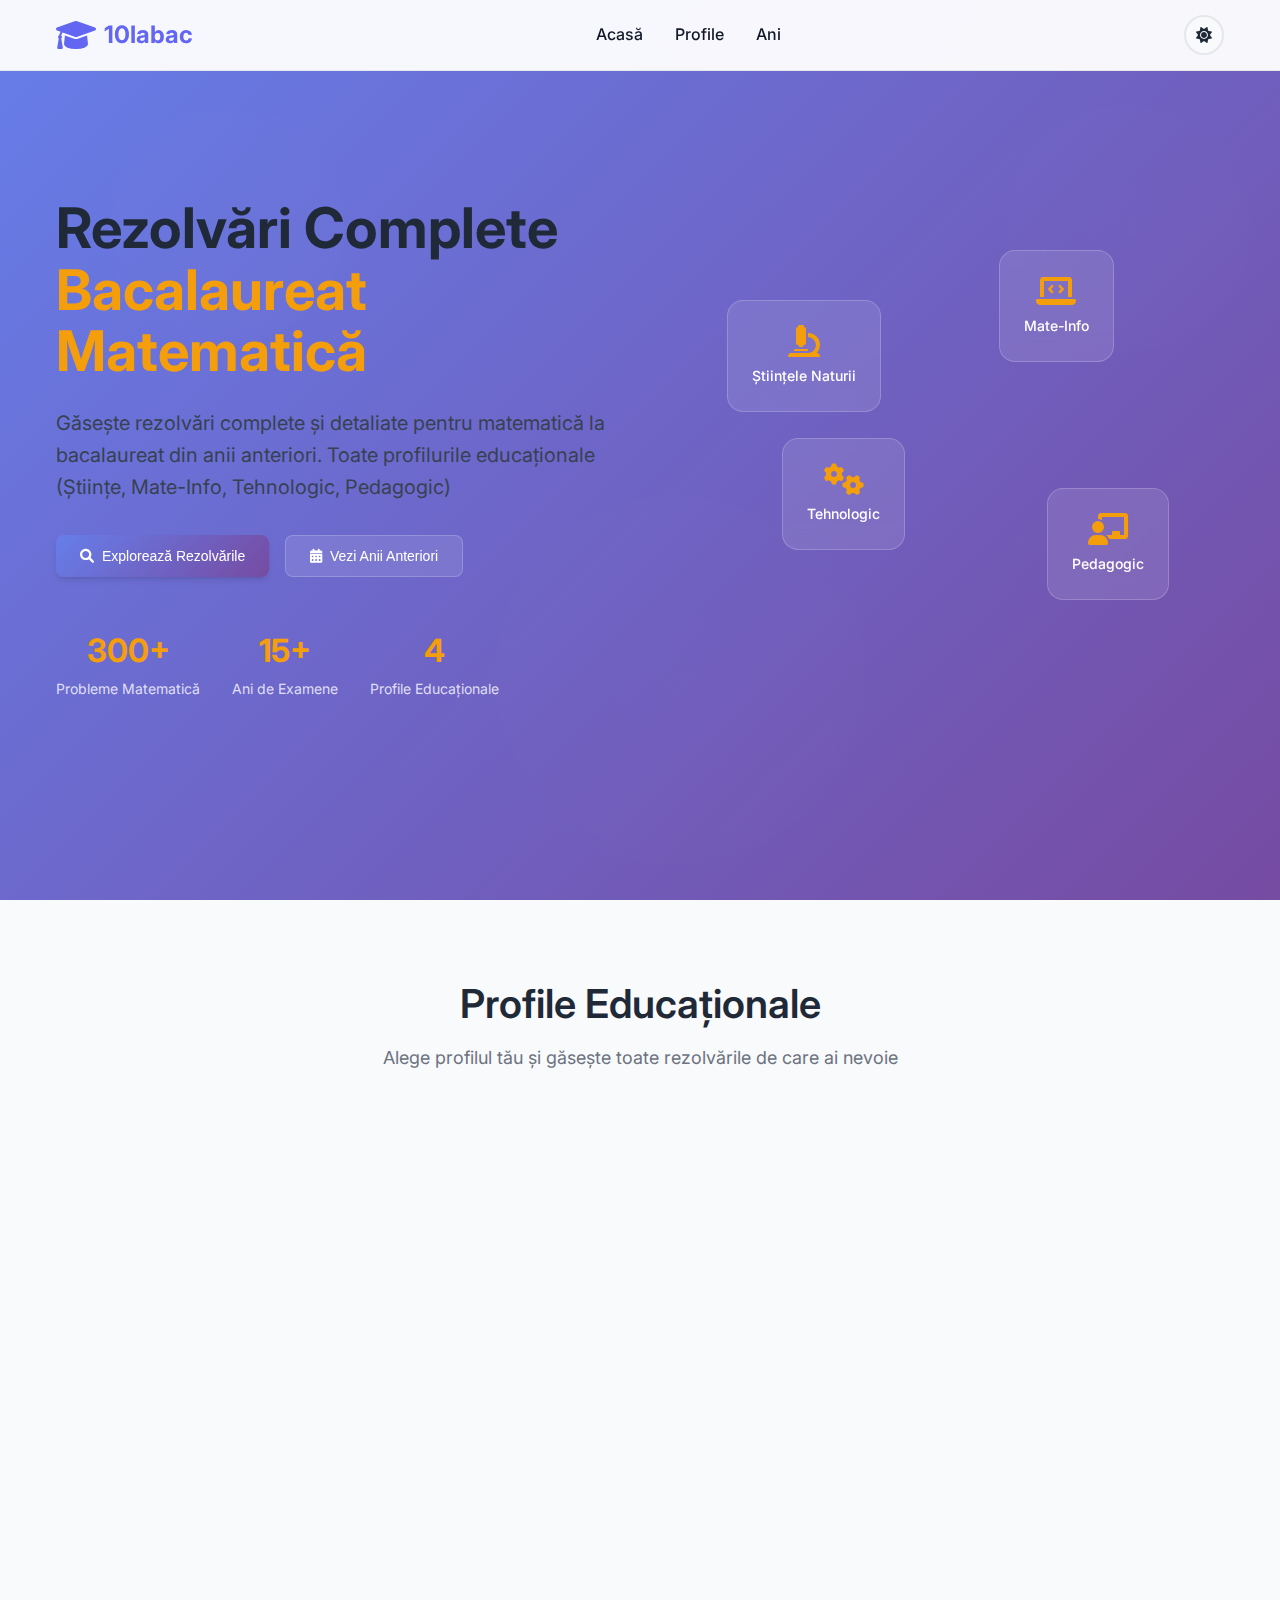
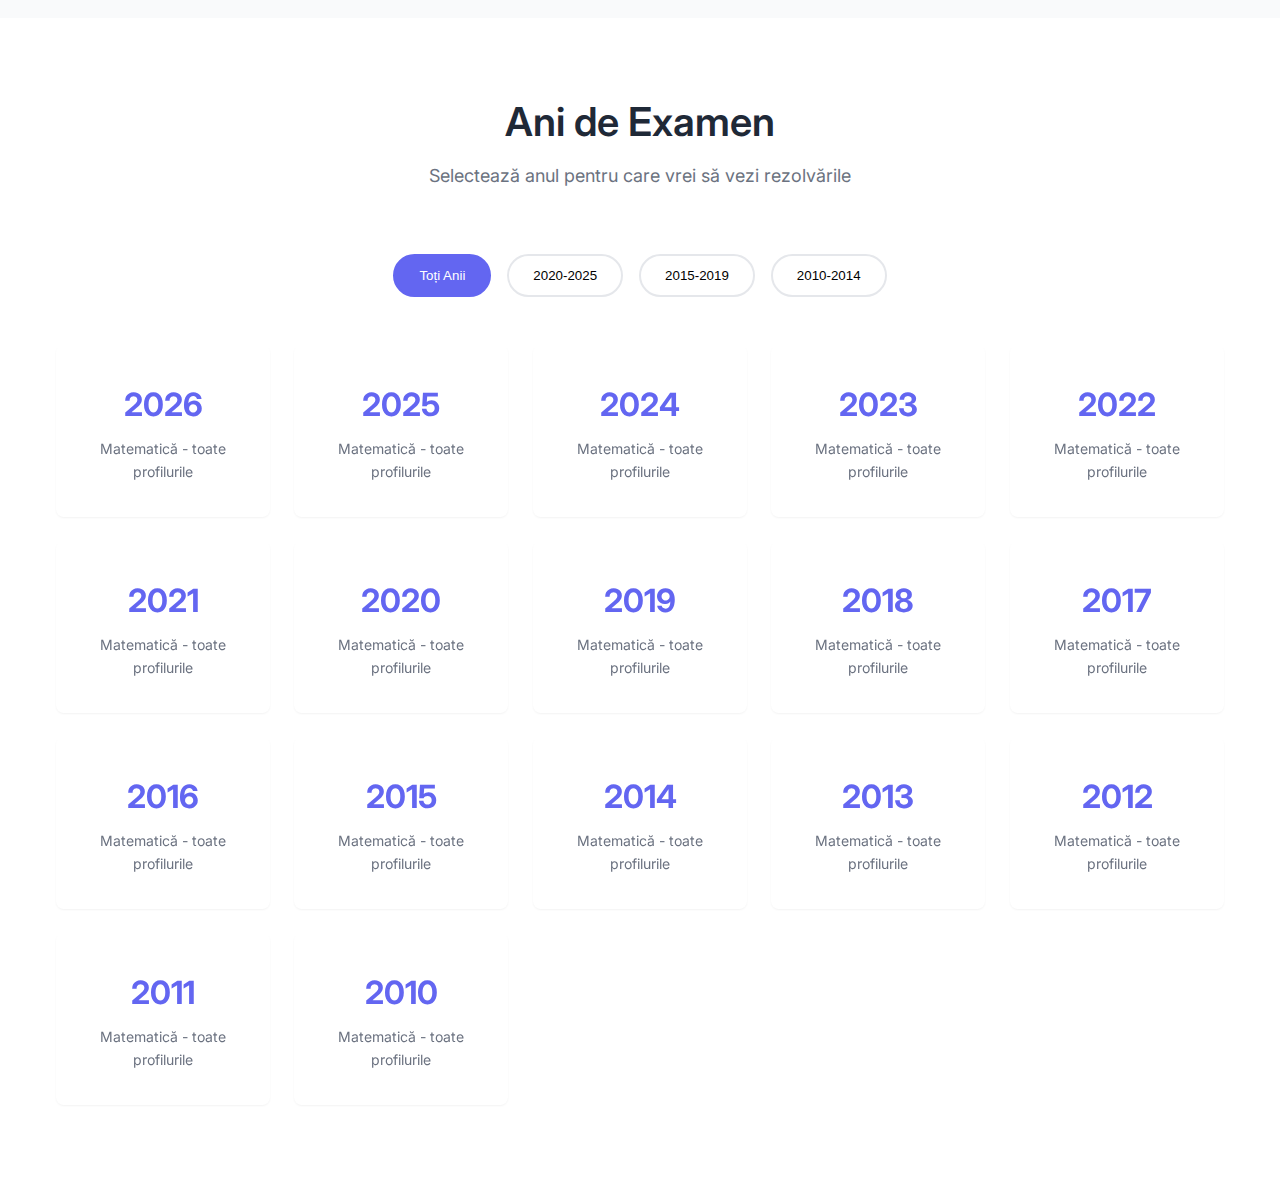
<file: index.html>
<!DOCTYPE html>
<html lang="ro">
<head>
    <meta charset="UTF-8">
    <meta name="viewport" content="width=device-width, initial-scale=1.0">
    <title>10labac - Rezolvări Bacalaureat Matematică</title>
    <link rel="stylesheet" href="styles.css">
    <link href="https://fonts.googleapis.com/css2?family=Inter:wght@300;400;500;600;700&display=swap" rel="stylesheet">
    <link href="https://cdnjs.cloudflare.com/ajax/libs/font-awesome/6.0.0/css/all.min.css" rel="stylesheet">
</head>
<body>
    <!-- Header -->
    <header class="header">
        <nav class="nav">
            <div class="nav-container">
                <div class="nav-logo">
                    <i class="fas fa-graduation-cap"></i>
                    <span>10labac</span>
                </div>
                <ul class="nav-menu">
                    <li><a href="#home" class="nav-link">Acasă</a></li>
                    <li><a href="#profiles" class="nav-link">Profile</a></li>
                    <li><a href="#years" class="nav-link">Ani</a></li>
                </ul>
                <div class="nav-actions">
                    <button class="theme-toggle" onclick="toggleTheme()" aria-label="Toggle dark mode">
                        <i class="fas fa-sun icon-sun"></i>
                        <i class="fas fa-moon icon-moon"></i>
                    </button>
                                            <div class="nav-toggle">
                            <span class="bar"></span>
                            <span class="bar"></span>
                            <span class="bar"></span>
                        </div>
                    </div>
            </div>
        </nav>
    </header>

    <!-- Hero Section -->
    <section id="home" class="hero">
        <div class="hero-container">
            <div class="hero-content">
                <h1 class="hero-title">
                    Rezolvări Complete
                    <span class="gradient-text">Bacalaureat Matematică</span>
                </h1>
                <p class="hero-description">
                    Găsește rezolvări complete și detaliate pentru matematică la bacalaureat din anii anteriori. 
                    Toate profilurile educaționale (Științe, Mate-Info, Tehnologic, Pedagogic) 
                </p>
                <div class="hero-buttons">
                    <button class="btn btn-primary" onclick="scrollToProfiles()">
                        <i class="fas fa-search"></i>
                        Explorează Rezolvările
                    </button>
                    <button class="btn btn-secondary" onclick="scrollToYears()">
                        <i class="fas fa-calendar-alt"></i>
                        Vezi Anii Anteriori
                    </button>
                </div>
                <div class="hero-stats">
                    <div class="stat">
                        <span class="stat-number">300+</span>
                        <span class="stat-label">Probleme Matematică</span>
                    </div>
                    <div class="stat">
                        <span class="stat-number">15+</span>
                        <span class="stat-label">Ani de Examene</span>
                    </div>
                    <div class="stat">
                        <span class="stat-number">4</span>
                        <span class="stat-label">Profile Educaționale</span>
                    </div>
                </div>
            </div>
            <div class="hero-visual">
                <div class="floating-card">
                    <i class="fas fa-microscope"></i>
                    <span>Științele Naturii</span>
                </div>
                <div class="floating-card">
                    <i class="fas fa-laptop-code"></i>
                    <span>Mate-Info</span>
                </div>
                <div class="floating-card">
                    <i class="fas fa-cogs"></i>
                    <span>Tehnologic</span>
                </div>
                <div class="floating-card">
                    <i class="fas fa-chalkboard-teacher"></i>
                    <span>Pedagogic</span>
                </div>
            </div>
        </div>
    </section>

    <!-- Profiles Section -->
    <section id="profiles" class="profiles">
        <div class="container">
            <div class="section-header">
                <h2 class="section-title">Profile Educaționale</h2>
                <p class="section-subtitle">Alege profilul tău și găsește toate rezolvările de care ai nevoie</p>
            </div>
            <div class="profiles-grid">
                <div class="profile-card" data-profile="stiinte-naturii">
                    <div class="profile-icon">
                        <i class="fas fa-microscope"></i>
                    </div>
                    <h3 class="profile-title">Științele Naturii</h3>
                    <p class="profile-description">Matematică pentru profilul real - științe</p>
                    <button class="btn btn-outline">
                        <i class="fas fa-arrow-right"></i>
                        Vezi Rezolvări
                    </button>
                </div>

                <div class="profile-card" data-profile="matematica-informatica">
                    <div class="profile-icon">
                        <i class="fas fa-laptop-code"></i>
                    </div>
                    <h3 class="profile-title">Matematică-Informatică</h3>
                    <p class="profile-description">Matematică intensivă pentru real</p>
                    <button class="btn btn-outline">
                        <i class="fas fa-arrow-right"></i>
                        Vezi Rezolvări
                    </button>
                </div>

                <div class="profile-card" data-profile="tehnologic">
                    <div class="profile-icon">
                        <i class="fas fa-cogs"></i>
                    </div>
                    <h3 class="profile-title">Tehnologic</h3>
                    <p class="profile-description">Matematică aplicată pentru tehnologie</p>
                    <button class="btn btn-outline">
                        <i class="fas fa-arrow-right"></i>
                        Vezi Rezolvări
                    </button>
                </div>

                <div class="profile-card" data-profile="pedagogic">
                    <div class="profile-icon">
                        <i class="fas fa-chalkboard-teacher"></i>
                    </div>
                    <h3 class="profile-title">Pedagogic</h3>
                    <p class="profile-description">Matematică pentru viitori profesori</p>
                    <button class="btn btn-outline">
                        <i class="fas fa-arrow-right"></i>
                        Vezi Rezolvări
                    </button>
                </div>
            </div>
        </div>
    </section>

    <!-- Years Section -->
    <section id="years" class="years">
        <div class="container">
            <div class="section-header">
                <h2 class="section-title">Ani de Examen</h2>
                <p class="section-subtitle">Selectează anul pentru care vrei să vezi rezolvările</p>
            </div>
            <div class="years-filter">
                <button class="filter-btn active" data-filter="all">Toți Anii</button>
                <button class="filter-btn" data-filter="recent">2020-2025</button>
                <button class="filter-btn" data-filter="older">2015-2019</button>
                <button class="filter-btn" data-filter="archive">2010-2014</button>
            </div>
            <div class="years-grid" id="years-grid">
                <!-- Years will be populated by JavaScript -->
            </div>
        </div>
    </section>

    <!-- Solutions Modal -->
    <div id="solutions-modal" class="modal">
        <div class="modal-content">
            <div class="modal-header">
                <h3 id="modal-title">Rezolvări</h3>
                <button class="modal-close" onclick="closeModal()">
                    <i class="fas fa-times"></i>
                </button>
            </div>
            <div class="modal-body" id="modal-body">
                <!-- Content will be populated by JavaScript -->
            </div>
        </div>
    </div>





    <script src="script.js"></script>
</body>
</html>
</file>
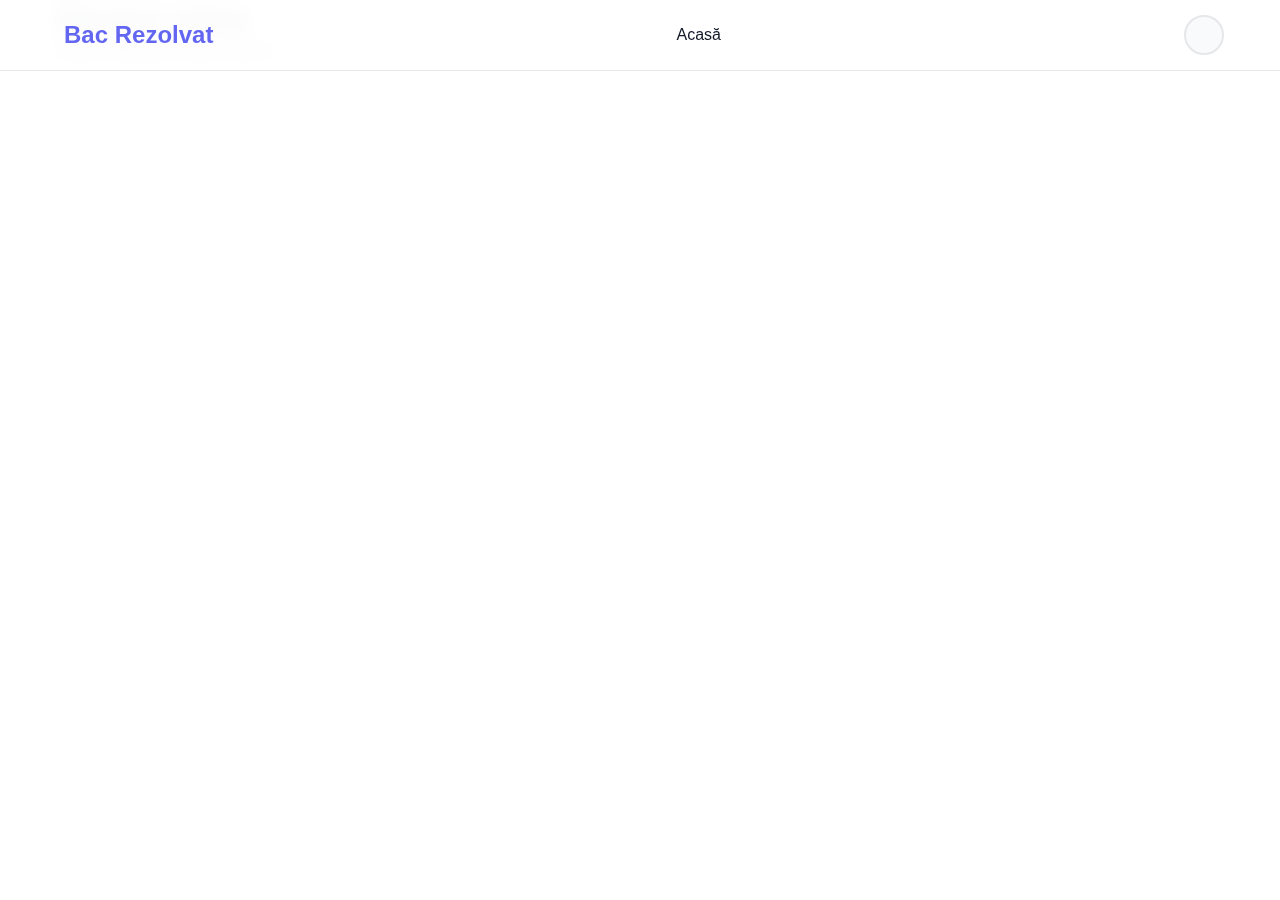
<file: about.html>
<!DOCTYPE html>
<html lang="ro">
<head>
    <meta charset="UTF-8">
    <meta name="viewport" content="width=device-width, initial-scale=1.0">
    <title>Despre mine</title>
    <link rel="stylesheet" href="styles.css">
</head>
<body>
    <header class="header">
        <nav class="nav">
            <div class="nav-container">
                <div class="nav-logo">
                    <i class="fas fa-graduation-cap"></i>
                    <span>Bac Rezolvat</span>
                </div>
                <ul class="nav-menu">
                    <li><a href="index.html" class="nav-link">Acasă</a></li>
                </ul>
                <div class="nav-actions">
                    <button class="theme-toggle" onclick="toggleTheme()" aria-label="Toggle dark mode">
                        <i class="fas fa-sun icon-sun"></i>
                        <i class="fas fa-moon icon-moon"></i>
                    </button>
                </div>
            </div>
        </nav>
    </header>

    <main class="container">
        <h1>Despre mine</h1>
        <p>Minzat Alexandru Mihai Minzat</p>
    </main>

    <script src="script.js"></script>
</body>
</html>
</file>
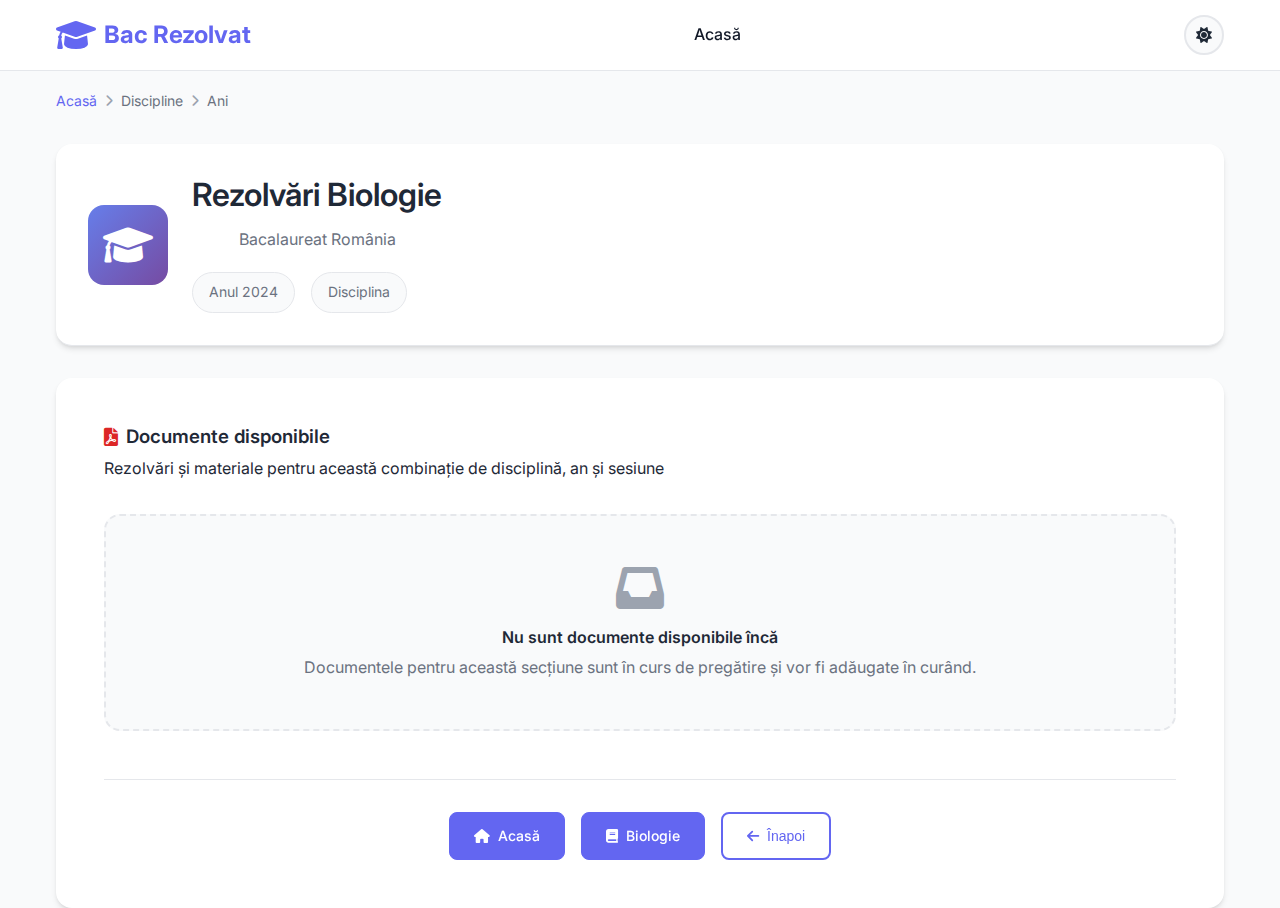
<file: biology-solutions.html>
<!DOCTYPE html>
<html lang="ro">
<head>
    <meta charset="UTF-8">
    <meta name="viewport" content="width=device-width, initial-scale=1.0">
    <title>Rezolvări Bacalaureat - Bac Rezolvat</title>
    <link rel="stylesheet" href="styles.css">
    <link href="https://fonts.googleapis.com/css2?family=Inter:wght@300;400;500;600;700&display=swap" rel="stylesheet">
    <link href="https://cdnjs.cloudflare.com/ajax/libs/font-awesome/6.0.0/css/all.min.css" rel="stylesheet">
    <script src="pdf-database.auto.js"></script>
    <script src="pdf-database.js"></script>
</head>
<body>
    <!-- Header -->
    <header class="header">
        <nav class="nav">
            <div class="nav-container">
                <div class="nav-logo">
                    <i class="fas fa-graduation-cap"></i>
                    <span>Bac Rezolvat</span>
                </div>
                <ul class="nav-menu">
                    <li><a href="index.html" class="nav-link">Acasă</a></li>
                </ul>
                <div class="nav-actions">
                    <button class="theme-toggle" onclick="toggleTheme()" aria-label="Toggle dark mode">
                        <i class="fas fa-sun icon-sun"></i>
                        <i class="fas fa-moon icon-moon"></i>
                    </button>
                                            <div class="nav-toggle">
                            <span class="bar"></span>
                            <span class="bar"></span>
                            <span class="bar"></span>
                        </div>
                    </div>
            </div>
        </nav>
    </header>

    <!-- Solutions Content -->
    <main class="solutions-page">
        <div class="container">
            <div class="breadcrumb">
                <a href="index.html">Acasă</a> 
                <i class="fas fa-chevron-right"></i>
                <span id="topic-breadcrumb">Discipline</span>
                <i class="fas fa-chevron-right"></i>
                <span id="year-breadcrumb">Ani</span>
            </div>

            <div class="solutions-header">
                <div class="header-content">
                    <div class="profile-info">
                        <div class="profile-icon-large" id="topic-icon">
                            <i class="fas fa-graduation-cap"></i>
                        </div>
                        <div class="profile-details">
                            <h1 id="topic-title">Rezolvări Biologie</h1>
                            <p id="topic-subtitle">Bacalaureat România</p>
                            <div class="profile-meta">
                                <span class="meta-tag" id="year-tag">Anul 2024</span>
                                <span class="meta-tag" id="topic-tag">Disciplina</span>
                            </div>
                        </div>
                    </div>
                </div>
            </div>

            <div class="solutions-content">
                <!-- Session Info Display -->
                <div class="session-info-display" id="session-info" style="display: none;">
                    <div class="session-badge">
                        <i class="fas fa-calendar-alt"></i>
                        <span id="session-name">Sesiunea I</span>
                    </div>
                </div>

                <!-- PDF Documents Section -->
                <div class="pdf-documents-section">
                    <div class="section-header">
                        <h3>
                            <i class="fas fa-file-pdf"></i>
                            Documente disponibile
                        </h3>
                        <p>Rezolvări și materiale pentru această combinație de disciplină, an și sesiune</p>
                    </div>

                    <div class="pdf-grid" id="pdf-grid">
                        <!-- PDF items will be populated here -->
                        <div class="no-pdfs-message">
                            <div class="no-pdfs-icon">
                                <i class="fas fa-inbox"></i>
                            </div>
                            <h4>Nu sunt documente disponibile încă</h4>
                            <p>Documentele pentru această secțiune sunt în curs de pregătire și vor fi adăugate în curând.</p>
                        </div>
                    </div>


                </div>

                <!-- Navigation Section -->
                <div class="navigation-section">
                    <div class="nav-buttons">
                        <a href="index.html" class="btn btn-secondary">
                            <i class="fas fa-home"></i>
                            Acasă
                        </a>
                        <a href="biology.html" class="btn btn-secondary">
                            <i class="fas fa-book"></i>
                            Biologie
                        </a>
                        <button class="btn btn-outline" onclick="history.back()">
                            <i class="fas fa-arrow-left"></i>
                            Înapoi
                        </button>
                    </div>
                </div>
            </div>
        </div>
    </main>



    <script>
        // Get URL parameters
        const urlParams = new URLSearchParams(window.location.search);
        const topic = urlParams.get('topic');
        const year = urlParams.get('year');
        const session = urlParams.get('session');
        const type = urlParams.get('type');

        // Topic data
        const topics = {
            'anatomie': {
                name: 'Anatomie',
                icon: 'fas fa-heart'
            }
        };

        // Session names
        const sessionNames = {
            'sesiunea1': 'Sesiunea I (Iunie)',
            'sesiunea2': 'Sesiunea a II-a (Septembrie)', 
            'simulare': 'Simulare Națională',
            'model': 'Model Oficial MEN'
        };

        // Import PDF database - this will be loaded from pdf-database.js

        // Generate unique key for current combination
        function generateKey() {
            let key = `biologie_${topic}_${year}`;
            if (session) key += `_${session}`;
            if (type) key += `_${type}`;
            return key;
        }

        // Update page content based on URL parameters
        function initializePage() {
            if (topic && year && topics[topic]) {
                const topicData = topics[topic];
                
                // Update breadcrumb
                document.getElementById('topic-breadcrumb').textContent = topicData.name;
                document.getElementById('year-breadcrumb').textContent = year;
                
                // Update header
                document.getElementById('topic-icon').innerHTML = `<i class="${topicData.icon}"></i>`;
                document.getElementById('topic-title').textContent = `${topicData.name} - Biologie`;
                
                let subtitle = `Rezolvări Bacalaureat ${year}`;
                if (session && sessionNames[session]) {
                    subtitle += ` - ${sessionNames[session]}`;
                    // Show session info
                    document.getElementById('session-info').style.display = 'block';
                    document.getElementById('session-name').textContent = sessionNames[session];
                } else if (type && sessionNames[type]) {
                    subtitle += ` - ${sessionNames[type]}`;
                    document.getElementById('session-info').style.display = 'block';
                    document.getElementById('session-name').textContent = sessionNames[type];
                }
                
                document.getElementById('topic-subtitle').textContent = subtitle;
                document.getElementById('year-tag').textContent = `Anul ${year}`;
                document.getElementById('topic-tag').textContent = topicData.name;
                
                // Update page title
                let pageTitle = `${topicData.name} ${year}`;
                if (session) pageTitle += ` ${sessionNames[session]}`;
                if (type) pageTitle += ` ${sessionNames[type]}`;
                pageTitle += ' - 10labac';
                document.title = pageTitle;

                // Load PDFs for this combination
                loadPDFs();
            }
        }

        // Load PDFs for current combination
        function loadPDFs() {
            // Use PDFManager if available, otherwise fallback to empty
            const pdfs = (typeof PDFManager !== 'undefined') ? 
                PDFManager.getPDFs(`biologie_${topic}`, year, session, type) : [];
            
            const pdfGrid = document.getElementById('pdf-grid');
            
            // Check if we have real PDFs (not placeholders) or no PDFs at all
            const realPdfs = pdfs.filter(pdf => !pdf.isPlaceholder);
            const placeholders = pdfs.filter(pdf => pdf.isPlaceholder);
            
            if (realPdfs.length === 0 && placeholders.length === 0) {
                // Show no PDFs message (already in HTML)
                return;
            }
            
            if (realPdfs.length === 0 && placeholders.length > 0) {
                // Show placeholder message
                pdfGrid.innerHTML = `
                    <div class="no-pdfs-message">
                        <div class="no-pdfs-icon">
                            <i class="fas fa-clock"></i>
                        </div>
                        <h4>Documentele sunt în pregătire</h4>
                        <p>Rezolvările pentru ${topics[topic].name} ${year} ${session ? sessionNames[session] : ''} sunt în curs de pregătire și vor fi disponibile în curând. Verificați din nou pentru actualizări!</p>
                    </div>
                `;
                return;
            }
            
            // Clear existing content and populate with actual PDFs
            pdfGrid.innerHTML = realPdfs.map(pdf => `
                <div class="pdf-item" data-pdf-id="${pdf.id}">
                    <div class="pdf-icon">
                        <i class="fas fa-file-pdf"></i>
                    </div>
                    <div class="pdf-info">
                        <h5>${pdf.title}</h5>
                        <p>${pdf.description}</p>
                        <div class="pdf-meta">
                            <span><i class="fas fa-calendar"></i> ${pdf.date}</span>
                            <span><i class="fas fa-file-download"></i> ${pdf.size}</span>
                        </div>
                    </div>
                    <div class="pdf-actions">
                        <a href="${pdf.url}" class="btn btn-primary" target="_blank">
                            <i class="fas fa-eye"></i>
                            Vezi
                        </a>
                        <a href="${pdf.url}" class="btn btn-outline" download>
                            <i class="fas fa-download"></i>
                            Descarcă
                        </a>
                    </div>
                </div>
            `).join('');
            
            // If there are placeholders along with real PDFs, show a notice
            if (placeholders.length > 0) {
                pdfGrid.innerHTML += `
                    <div class="placeholder-notice">
                        <div class="notice-content">
                            <i class="fas fa-info-circle"></i>
                            <span>Documentele suplimentare pentru această secțiune vor fi adăugate în curând.</span>
                        </div>
                    </div>
                `;
            }
        }

        // Dark Mode Functionality
        function toggleTheme() {
            const html = document.documentElement;
            const currentTheme = html.getAttribute('data-theme');
            const newTheme = currentTheme === 'dark' ? 'light' : 'dark';
            
            html.setAttribute('data-theme', newTheme);
            localStorage.setItem('theme', newTheme);
            
            // Add smooth transition for theme change
            html.style.transition = 'all 0.3s ease';
            setTimeout(() => {
                html.style.transition = '';
            }, 300);
        }

        // Initialize theme from localStorage or system preference
        function initializeTheme() {
            const savedTheme = localStorage.getItem('theme');
            const systemPrefersDark = window.matchMedia('(prefers-color-scheme: dark)').matches;
            
            let theme = 'light';
            
            if (savedTheme) {
                theme = savedTheme;
            } else if (systemPrefersDark) {
                theme = 'dark';
            }
            
            document.documentElement.setAttribute('data-theme', theme);
        }

        // Initialize page when DOM is loaded
        document.addEventListener('DOMContentLoaded', function() {
            initializeTheme();
            initializePage();
        });
    </script>
</body>
</html>
</file>
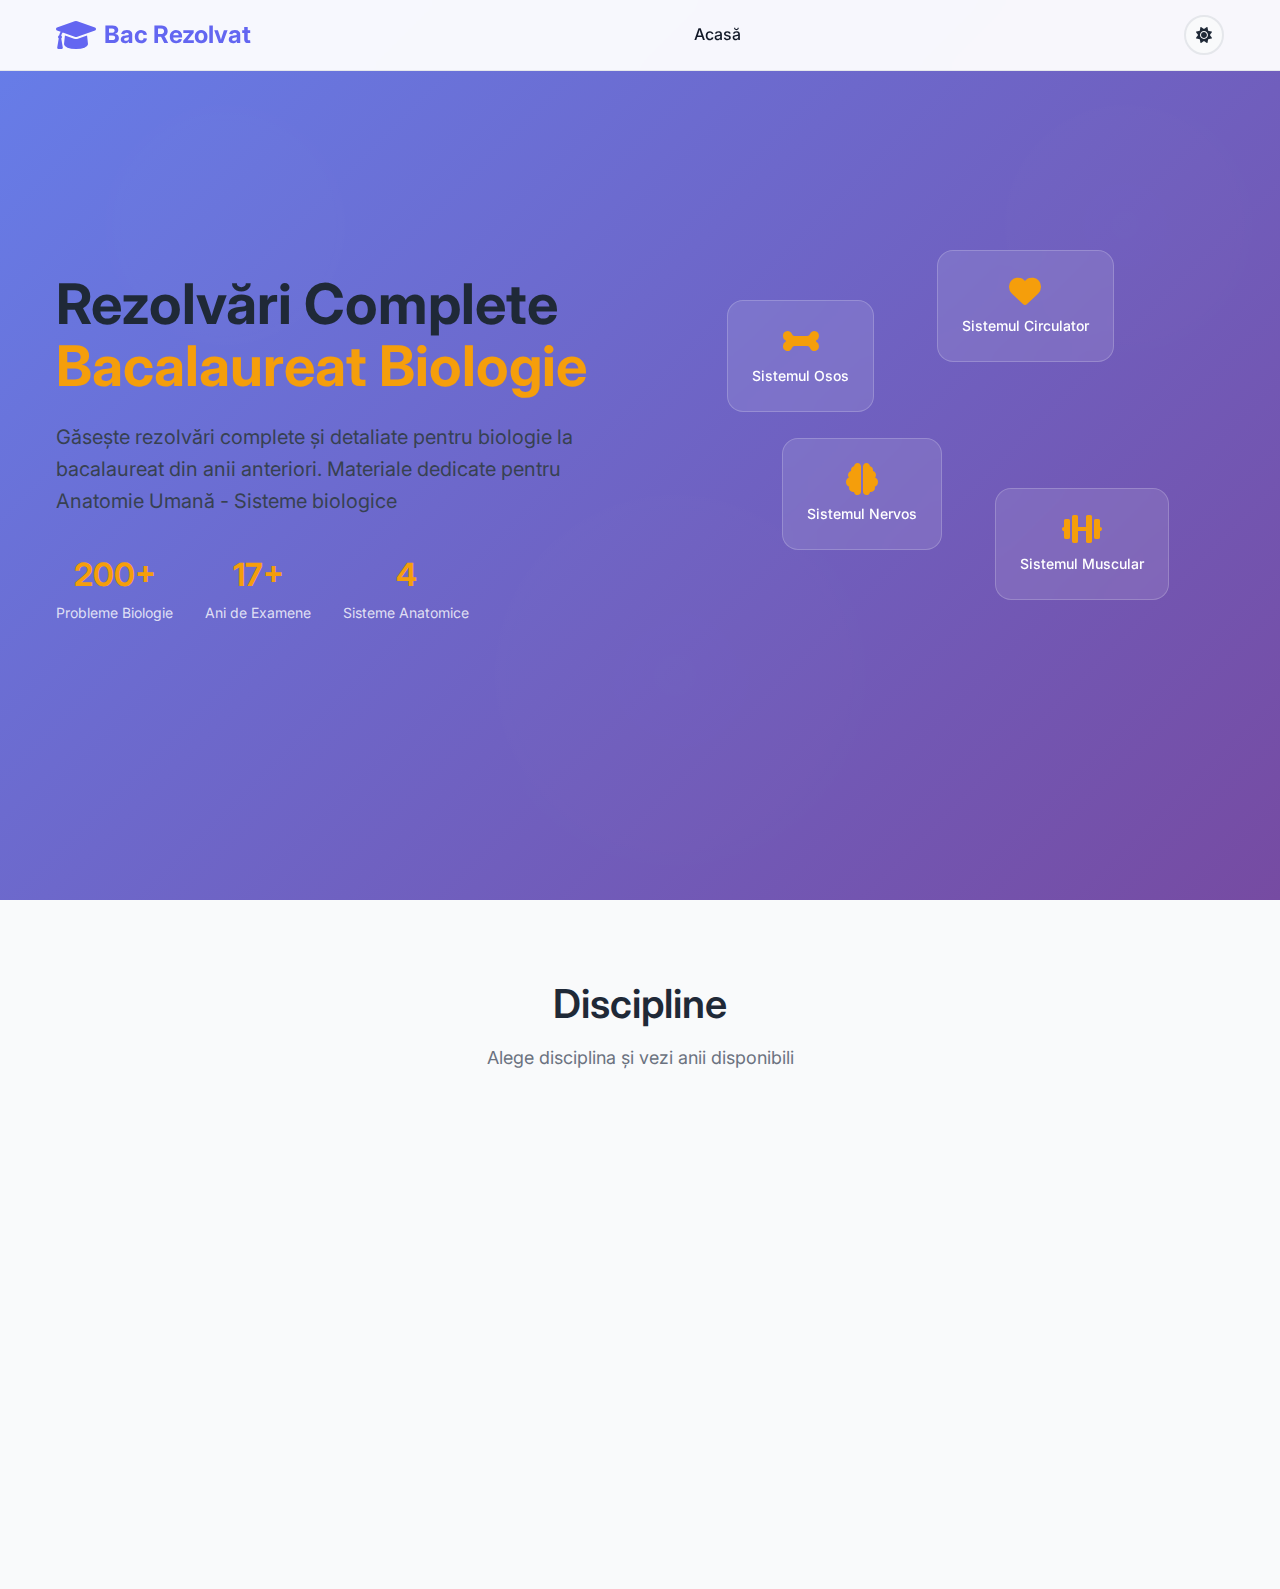
<file: biology.html>
<!DOCTYPE html>
<html lang="ro">
<head>
    <meta charset="UTF-8">
    <meta name="viewport" content="width=device-width, initial-scale=1.0">
    <title>Bac Rezolvat - Rezolvări Bacalaureat Biologie</title>
    <link rel="stylesheet" href="styles.css">
    <link href="https://fonts.googleapis.com/css2?family=Inter:wght@300;400;500;600;700&display=swap" rel="stylesheet">
    <link href="https://cdnjs.cloudflare.com/ajax/libs/font-awesome/6.0.0/css/all.min.css" rel="stylesheet">
</head>
<body class="page-bio">
    <!-- Header -->
    <header class="header">
        <nav class="nav">
            <div class="nav-container">
                <div class="nav-logo">
                    <i class="fas fa-graduation-cap"></i>
                    <span>Bac Rezolvat</span>
                </div>
                <ul class="nav-menu">
                    <li><a href="index.html" class="nav-link">Acasă</a></li>
                </ul>
                <div class="nav-actions">
                    <button class="theme-toggle" onclick="toggleTheme()" aria-label="Toggle dark mode">
                        <i class="fas fa-sun icon-sun"></i>
                        <i class="fas fa-moon icon-moon"></i>
                    </button>
                                            <div class="nav-toggle">
                            <span class="bar"></span>
                            <span class="bar"></span>
                            <span class="bar"></span>
                        </div>
                    </div>
            </div>
        </nav>
    </header>

    <!-- Hero Section -->
    <section id="home" class="hero">
        <div class="hero-container">
            <div class="hero-content">
                <h1 class="hero-title">
                    Rezolvări Complete
                    <span class="gradient-text">Bacalaureat Biologie</span>
                </h1>
                <p class="hero-description">
                    Găsește rezolvări complete și detaliate pentru biologie la bacalaureat din anii anteriori. 
                    Materiale dedicate pentru Anatomie Umană - Sisteme biologice
                </p>
                <!-- Hero buttons removed for a more compact layout -->
                <div class="hero-stats">
                    <div class="stat">
                        <span class="stat-number">200+</span>
                        <span class="stat-label">Probleme Biologie</span>
                    </div>
                    <div class="stat">
                        <span class="stat-number">17+</span>
                        <span class="stat-label">Ani de Examene</span>
                    </div>
                    <div class="stat">
                        <span class="stat-number">4</span>
                        <span class="stat-label">Sisteme Anatomice</span>
                    </div>
                </div>
            </div>
            <div class="hero-visual">
                <div class="floating-card">
                    <i class="fas fa-bone"></i>
                    <span>Sistemul Osos</span>
                </div>
                <div class="floating-card">
                    <i class="fas fa-heart"></i>
                    <span>Sistemul Circulator</span>
                </div>
                <div class="floating-card">
                    <i class="fas fa-brain"></i>
                    <span>Sistemul Nervos</span>
                </div>
                <div class="floating-card">
                    <i class="fas fa-dumbbell"></i>
                    <span>Sistemul Muscular</span>
                </div>
            </div>
        </div>
    </section>

    <!-- Topics Section -->
    <section id="topics" class="profiles">
        <div class="container">
            <div class="section-header">
                <h2 class="section-title">Discipline</h2>
                <p class="section-subtitle">Alege disciplina și vezi anii disponibili</p>
            </div>
            <div class="profiles-grid">
                <div class="profile-card">
                    <div class="profile-icon">
                        <i class="fas fa-heart"></i>
                    </div>
                    <h3 class="profile-title">Anatomie</h3>
                    <p class="profile-description">Rezolvări și materiale pentru Anatomie la bacalaureat</p>
                    <a class="btn btn-outline" href="years.html?subject=biology&topic=anatomie">
                        <i class="fas fa-arrow-right"></i>
                        Vezi Ani
                    </a>
                </div>
            </div>
        </div>
    </section>

    <!-- Years moved to dedicated years.html -->

    <!-- Solutions Modal -->
    <div id="solutions-modal" class="modal">
        <div class="modal-content">
            <div class="modal-header">
                <h3 id="modal-title">Rezolvări</h3>
                <button class="modal-close" onclick="closeModal()">
                    <i class="fas fa-times"></i>
                </button>
            </div>
            <div class="modal-body" id="modal-body">
                <!-- Content will be populated by JavaScript -->
            </div>
        </div>
    </div>

    <script src="biology-script.js"></script>
</body>
</html>
</file>
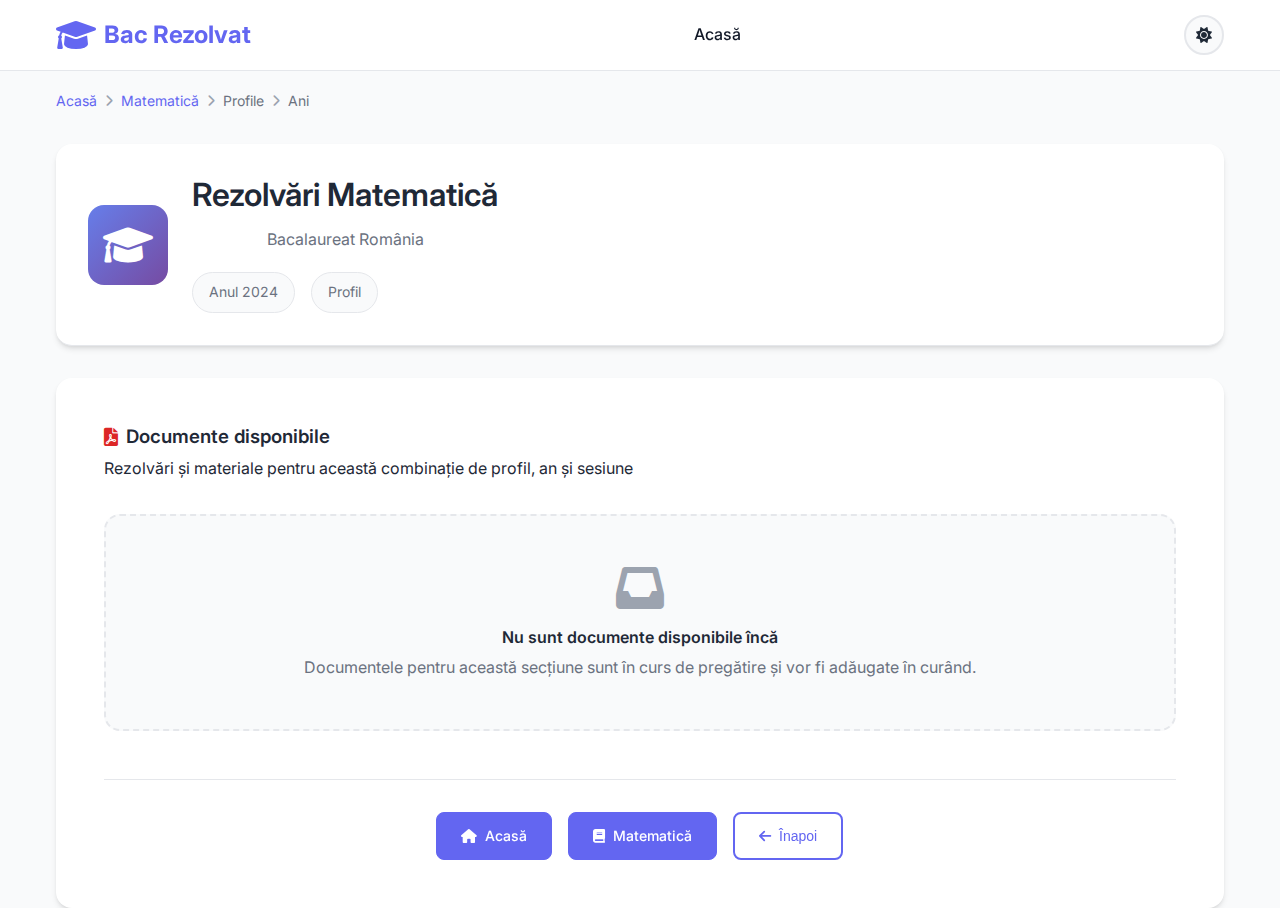
<file: math-solutions.html>
<!DOCTYPE html>
<html lang="ro">
<head>
    <meta charset="UTF-8">
    <meta name="viewport" content="width=device-width, initial-scale=1.0">
    <title>Rezolvări Bacalaureat Matematică - 10labac</title>
    <link rel="stylesheet" href="styles.css">
    <link href="https://fonts.googleapis.com/css2?family=Inter:wght@300;400;500;600;700&display=swap" rel="stylesheet">
    <link href="https://cdnjs.cloudflare.com/ajax/libs/font-awesome/6.0.0/css/all.min.css" rel="stylesheet">
    <script src="pdf-database.auto.js"></script>
    <script src="pdf-database.js"></script>
</head>
<body>
    <!-- Header -->
    <header class="header">
        <nav class="nav">
            <div class="nav-container">
                <div class="nav-logo">
                    <i class="fas fa-graduation-cap"></i>
                    <span>Bac Rezolvat</span>
                </div>
                <ul class="nav-menu">
                    <li><a href="index.html" class="nav-link">Acasă</a></li>
                </ul>
                <div class="nav-actions">
                    <button class="theme-toggle" onclick="toggleTheme()" aria-label="Toggle dark mode">
                        <i class="fas fa-sun icon-sun"></i>
                        <i class="fas fa-moon icon-moon"></i>
                    </button>
                                            <div class="nav-toggle">
                            <span class="bar"></span>
                            <span class="bar"></span>
                            <span class="bar"></span>
                        </div>
                    </div>
            </div>
        </nav>
    </header>

    <!-- Solutions Content -->
    <main class="solutions-page">
        <div class="container">
            <div class="breadcrumb">
                <a href="index.html">Acasă</a> 
                <i class="fas fa-chevron-right"></i>
                <a href="math.html">Matematică</a> 
                <i class="fas fa-chevron-right"></i>
                <span id="profile-breadcrumb">Profile</span>
                <i class="fas fa-chevron-right"></i>
                <span id="year-breadcrumb">Ani</span>
            </div>

            <div class="solutions-header">
                <div class="header-content">
                    <div class="profile-info">
                        <div class="profile-icon-large" id="profile-icon">
                            <i class="fas fa-graduation-cap"></i>
                        </div>
                        <div class="profile-details">
                            <h1 id="profile-title">Rezolvări Matematică</h1>
                            <p id="profile-subtitle">Bacalaureat România</p>
                            <div class="profile-meta">
                                <span class="meta-tag" id="year-tag">Anul 2024</span>
                                <span class="meta-tag" id="profile-tag">Profil</span>
                            </div>
                        </div>
                    </div>
                </div>
            </div>

            <div class="solutions-content">
                <!-- Session Info Display -->
                <div class="session-info-display" id="session-info" style="display: none;">
                    <div class="session-badge">
                        <i class="fas fa-calendar-alt"></i>
                        <span id="session-name">Sesiunea I</span>
                    </div>
                </div>

                <!-- PDF Documents Section -->
                <div class="pdf-documents-section">
                    <div class="section-header">
                        <h3>
                            <i class="fas fa-file-pdf"></i>
                            Documente disponibile
                        </h3>
                        <p>Rezolvări și materiale pentru această combinație de profil, an și sesiune</p>
                    </div>

                    <div class="pdf-grid" id="pdf-grid">
                        <!-- PDF items will be populated here -->
                        <div class="no-pdfs-message">
                            <div class="no-pdfs-icon">
                                <i class="fas fa-inbox"></i>
                            </div>
                            <h4>Nu sunt documente disponibile încă</h4>
                            <p>Documentele pentru această secțiune sunt în curs de pregătire și vor fi adăugate în curând.</p>
                        </div>
                    </div>


                </div>

                <!-- Navigation Section -->
                <div class="navigation-section">
                    <div class="nav-buttons">
                        <a href="index.html" class="btn btn-secondary">
                            <i class="fas fa-home"></i>
                            Acasă
                        </a>
                        <a href="math.html" class="btn btn-secondary">
                            <i class="fas fa-book"></i>
                            Matematică
                        </a>
                        <button class="btn btn-outline" onclick="history.back()">
                            <i class="fas fa-arrow-left"></i>
                            Înapoi
                        </button>
                    </div>
                </div>
            </div>
        </div>
    </main>



    <script>
        // Get URL parameters
        const urlParams = new URLSearchParams(window.location.search);
        const profile = urlParams.get('profile');
        const year = urlParams.get('year');
        const session = urlParams.get('session');
        const type = urlParams.get('type');

        // Profile data
        const profiles = {
            'stiinte-naturii': {
                name: 'Științele Naturii',
                icon: 'fas fa-microscope'
            },
            'matematica-informatica': {
                name: 'Matematică-Informatică',
                icon: 'fas fa-laptop-code'
            },
            'tehnologic': {
                name: 'Tehnologic',
                icon: 'fas fa-cogs'
            },
            'pedagogic': {
                name: 'Pedagogic',
                icon: 'fas fa-chalkboard-teacher'
            }
        };

        // Session names
        const sessionNames = {
            'sesiunea1': 'Sesiunea I (Iunie)',
            'sesiunea2': 'Sesiunea a II-a (Septembrie)',
            'speciala': 'Sesiunea Specială',
            'simulare': 'Simulare Națională',
            'model': 'Model Oficial MEN'
        };

        // Import PDF database - this will be loaded from pdf-database.js

        // Generate unique key for current combination
        function generateKey() {
            let key = `${profile}_${year}`;
            if (session) key += `_${session}`;
            if (type) key += `_${type}`;
            return key;
        }

        // Update page content based on URL parameters
        function initializePage() {
            if (profile && year && profiles[profile]) {
                const profileData = profiles[profile];
                
                // Update breadcrumb
                document.getElementById('profile-breadcrumb').textContent = profileData.name;
                document.getElementById('year-breadcrumb').textContent = year;
                
                // Update header
                document.getElementById('profile-icon').innerHTML = `<i class="${profileData.icon}"></i>`;
                document.getElementById('profile-title').textContent = `${profileData.name} - Matematică`;
                
                let subtitle = `Rezolvări Bacalaureat ${year}`;
                if (session && sessionNames[session]) {
                    subtitle += ` - ${sessionNames[session]}`;
                    // Show session info
                    document.getElementById('session-info').style.display = 'block';
                    document.getElementById('session-name').textContent = sessionNames[session];
                } else if (type && sessionNames[type]) {
                    subtitle += ` - ${sessionNames[type]}`;
                    document.getElementById('session-info').style.display = 'block';
                    document.getElementById('session-name').textContent = sessionNames[type];
                }
                
                document.getElementById('profile-subtitle').textContent = subtitle;
                document.getElementById('year-tag').textContent = `Anul ${year}`;
                document.getElementById('profile-tag').textContent = profileData.name;
                
                // Update page title
                let pageTitle = `${profileData.name} ${year}`;
                if (session) pageTitle += ` ${sessionNames[session]}`;
                if (type) pageTitle += ` ${sessionNames[type]}`;
                pageTitle += ' - 10labac';
                document.title = pageTitle;

                // Load PDFs for this combination
                loadPDFs();
            }
        }

        // Load PDFs for current combination
        function loadPDFs() {
            // Use PDFManager if available, otherwise fallback to empty
            const pdfs = (typeof PDFManager !== 'undefined') ? 
                PDFManager.getPDFs(profile, year, session, type) : [];
            
            const pdfGrid = document.getElementById('pdf-grid');
            
            // Check if we have real PDFs (not placeholders) or no PDFs at all
            const realPdfs = pdfs.filter(pdf => !pdf.isPlaceholder);
            const placeholders = pdfs.filter(pdf => pdf.isPlaceholder);
            
            if (realPdfs.length === 0 && placeholders.length === 0) {
                // Show no PDFs message (already in HTML)
                return;
            }
            
            if (realPdfs.length === 0 && placeholders.length > 0) {
                // Show placeholder message
                pdfGrid.innerHTML = `
                    <div class="no-pdfs-message">
                        <div class="no-pdfs-icon">
                            <i class="fas fa-clock"></i>
                        </div>
                        <h4>Documentele sunt în pregătire</h4>
                        <p>Rezolvările pentru ${profiles[profile].name} ${year} ${session ? sessionNames[session] : ''} sunt în curs de pregătire și vor fi disponibile în curând. Verificați din nou pentru actualizări!</p>
                    </div>
                `;
                return;
            }
            
            // Clear existing content and populate with actual PDFs
            pdfGrid.innerHTML = realPdfs.map(pdf => `
                <div class="pdf-item" data-pdf-id="${pdf.id}">
                    <div class="pdf-icon">
                        <i class="fas fa-file-pdf"></i>
                    </div>
                    <div class="pdf-info">
                        <h5>${pdf.title}</h5>
                        <p>${pdf.description}</p>
                        <div class="pdf-meta">
                            <span><i class="fas fa-calendar"></i> ${pdf.date}</span>
                            <span><i class="fas fa-file-download"></i> ${pdf.size}</span>
                        </div>
                    </div>
                    <div class="pdf-actions">
                        <a href="${pdf.url}" class="btn btn-primary" target="_blank">
                            <i class="fas fa-eye"></i>
                            Vezi
                        </a>
                        <a href="${pdf.url}" class="btn btn-outline" download>
                            <i class="fas fa-download"></i>
                            Descarcă
                        </a>
                    </div>
                </div>
            `).join('');
            
            // If there are placeholders along with real PDFs, show a notice
            if (placeholders.length > 0) {
                pdfGrid.innerHTML += `
                    <div class="placeholder-notice">
                        <div class="notice-content">
                            <i class="fas fa-info-circle"></i>
                            <span>Documentele suplimentare pentru această secțiune vor fi adăugate în curând.</span>
                        </div>
                    </div>
                `;
            }
        }

        // Dark Mode Functionality
        function toggleTheme() {
            const html = document.documentElement;
            const currentTheme = html.getAttribute('data-theme');
            const newTheme = currentTheme === 'dark' ? 'light' : 'dark';
            
            html.setAttribute('data-theme', newTheme);
            localStorage.setItem('theme', newTheme);
            
            // Add smooth transition for theme change
            html.style.transition = 'all 0.3s ease';
            setTimeout(() => {
                html.style.transition = '';
            }, 300);
        }

        // Initialize theme from localStorage or system preference
        function initializeTheme() {
            const savedTheme = localStorage.getItem('theme');
            const systemPrefersDark = window.matchMedia('(prefers-color-scheme: dark)').matches;
            
            let theme = 'light';
            
            if (savedTheme) {
                theme = savedTheme;
            } else if (systemPrefersDark) {
                theme = 'dark';
            }
            
            document.documentElement.setAttribute('data-theme', theme);
        }

        // Initialize page when DOM is loaded
        document.addEventListener('DOMContentLoaded', function() {
            initializeTheme();
            initializePage();
        });

        // No global functions needed anymore
    </script>
</body>
</html>
</file>
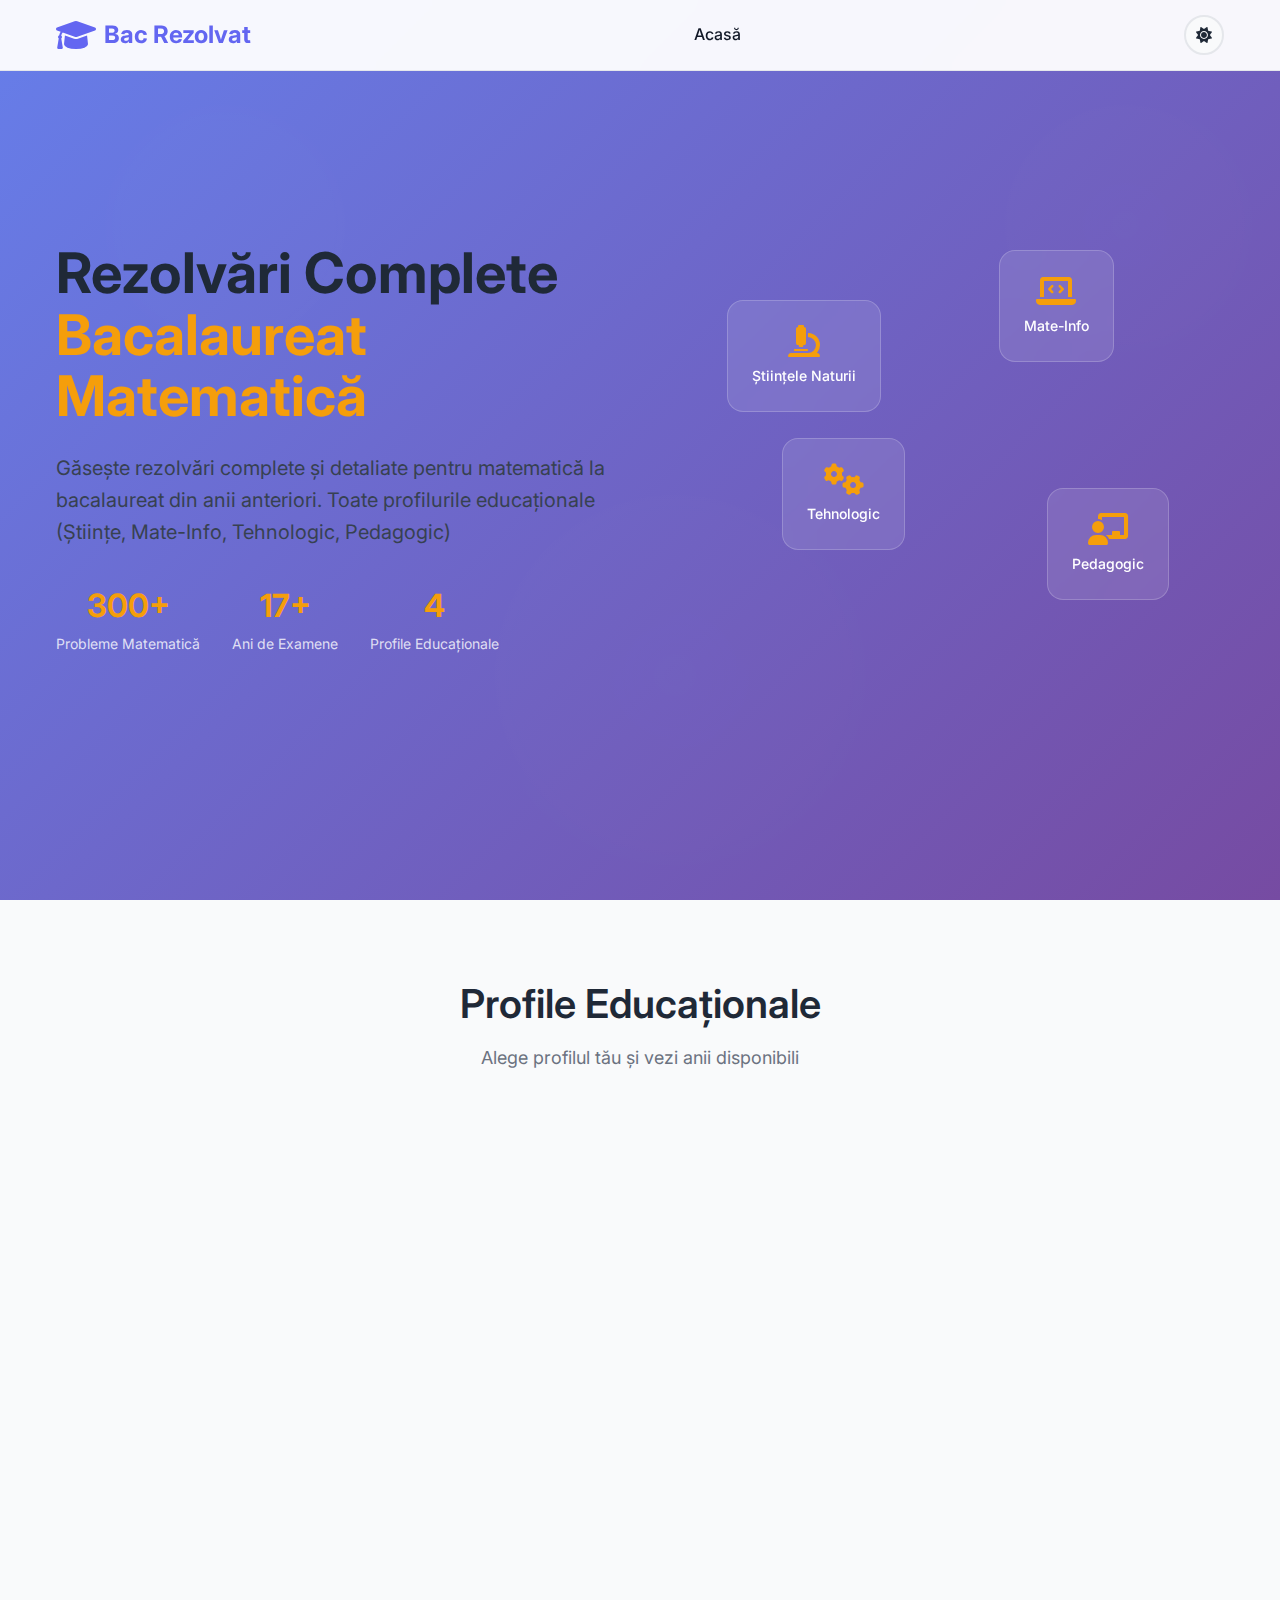
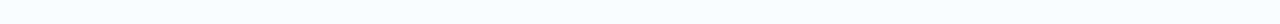
<file: math.html>
<!DOCTYPE html>
<html lang="ro">
<head>
    <meta charset="UTF-8">
    <meta name="viewport" content="width=device-width, initial-scale=1.0">
    <title>Bac Rezolvat - Rezolvări Bacalaureat Matematică</title>
    <link rel="stylesheet" href="styles.css">
    <link href="https://fonts.googleapis.com/css2?family=Inter:wght@300;400;500;600;700&display=swap" rel="stylesheet">
    <link href="https://cdnjs.cloudflare.com/ajax/libs/font-awesome/6.0.0/css/all.min.css" rel="stylesheet">
</head>
<body class="page-math">
    <!-- Header -->
    <header class="header">
        <nav class="nav">
            <div class="nav-container">
                <div class="nav-logo">
                    <i class="fas fa-graduation-cap"></i>
                    <span>Bac Rezolvat</span>
                </div>
                <ul class="nav-menu">
                    <li><a href="index.html" class="nav-link">Acasă</a></li>
                </ul>
                <div class="nav-actions">
                    <button class="theme-toggle" onclick="toggleTheme()" aria-label="Toggle dark mode">
                        <i class="fas fa-sun icon-sun"></i>
                        <i class="fas fa-moon icon-moon"></i>
                    </button>
                                            <div class="nav-toggle">
                            <span class="bar"></span>
                            <span class="bar"></span>
                            <span class="bar"></span>
                        </div>
                    </div>
            </div>
        </nav>
    </header>

    <!-- Hero Section -->
    <section id="home" class="hero">
        <div class="hero-container">
            <div class="hero-content">
                <h1 class="hero-title">
                    Rezolvări Complete
                    <span class="gradient-text">Bacalaureat Matematică</span>
                </h1>
                <p class="hero-description">
                    Găsește rezolvări complete și detaliate pentru matematică la bacalaureat din anii anteriori. 
                    Toate profilurile educaționale (Științe, Mate-Info, Tehnologic, Pedagogic) 
                </p>
                <!-- Hero buttons removed for a more compact layout -->
                <div class="hero-stats">
                    <div class="stat">
                        <span class="stat-number">300+</span>
                        <span class="stat-label">Probleme Matematică</span>
                    </div>
                    <div class="stat">
                        <span class="stat-number">17+</span>
                        <span class="stat-label">Ani de Examene</span>
                    </div>
                    <div class="stat">
                        <span class="stat-number">4</span>
                        <span class="stat-label">Profile Educaționale</span>
                    </div>
                </div>
            </div>
            <div class="hero-visual">
                <div class="floating-card">
                    <i class="fas fa-microscope"></i>
                    <span>Științele Naturii</span>
                </div>
                <div class="floating-card">
                    <i class="fas fa-laptop-code"></i>
                    <span>Mate-Info</span>
                </div>
                <div class="floating-card">
                    <i class="fas fa-cogs"></i>
                    <span>Tehnologic</span>
                </div>
                <div class="floating-card">
                    <i class="fas fa-chalkboard-teacher"></i>
                    <span>Pedagogic</span>
                </div>
            </div>
        </div>
    </section>

    <!-- Profiles Section -->
    <section id="profiles" class="profiles">
        <div class="container">
            <div class="section-header">
                <h2 class="section-title">Profile Educaționale</h2>
                <p class="section-subtitle">Alege profilul tău și vezi anii disponibili</p>
            </div>
            <div class="profiles-grid">
                <div class="profile-card">
                    <div class="profile-icon">
                        <i class="fas fa-microscope"></i>
                    </div>
                    <h3 class="profile-title">Științele Naturii</h3>
                    <p class="profile-description">Matematică pentru profilul real - științe</p>
                    <a class="btn btn-outline" href="years.html?subject=math&profile=stiinte-naturii">
                        <i class="fas fa-arrow-right"></i>
                        Vezi Ani
                    </a>
                </div>

                <div class="profile-card">
                    <div class="profile-icon">
                        <i class="fas fa-laptop-code"></i>
                    </div>
                    <h3 class="profile-title">Matematică-Informatică</h3>
                    <p class="profile-description">Matematică intensivă pentru real</p>
                    <a class="btn btn-outline" href="years.html?subject=math&profile=matematica-informatica">
                        <i class="fas fa-arrow-right"></i>
                        Vezi Ani
                    </a>
                </div>

                <div class="profile-card">
                    <div class="profile-icon">
                        <i class="fas fa-cogs"></i>
                    </div>
                    <h3 class="profile-title">Tehnologic</h3>
                    <p class="profile-description">Matematică aplicată pentru tehnologie</p>
                    <a class="btn btn-outline" href="years.html?subject=math&profile=tehnologic">
                        <i class="fas fa-arrow-right"></i>
                        Vezi Ani
                    </a>
                </div>

                <div class="profile-card">
                    <div class="profile-icon">
                        <i class="fas fa-chalkboard-teacher"></i>
                    </div>
                    <h3 class="profile-title">Pedagogic</h3>
                    <p class="profile-description">Matematică pentru viitori profesori</p>
                    <a class="btn btn-outline" href="years.html?subject=math&profile=pedagogic">
                        <i class="fas fa-arrow-right"></i>
                        Vezi Ani
                    </a>
                </div>
            </div>
        </div>
    </section>

    <!-- Years moved to dedicated years.html -->

    <!-- Solutions Modal -->
    <div id="solutions-modal" class="modal">
        <div class="modal-content">
            <div class="modal-header">
                <h3 id="modal-title">Rezolvări</h3>
                <button class="modal-close" onclick="closeModal()">
                    <i class="fas fa-times"></i>
                </button>
            </div>
            <div class="modal-body" id="modal-body">
                <!-- Content will be populated by JavaScript -->
            </div>
        </div>
    </div>

    <script src="script.js"></script>
</body>
</html>
</file>
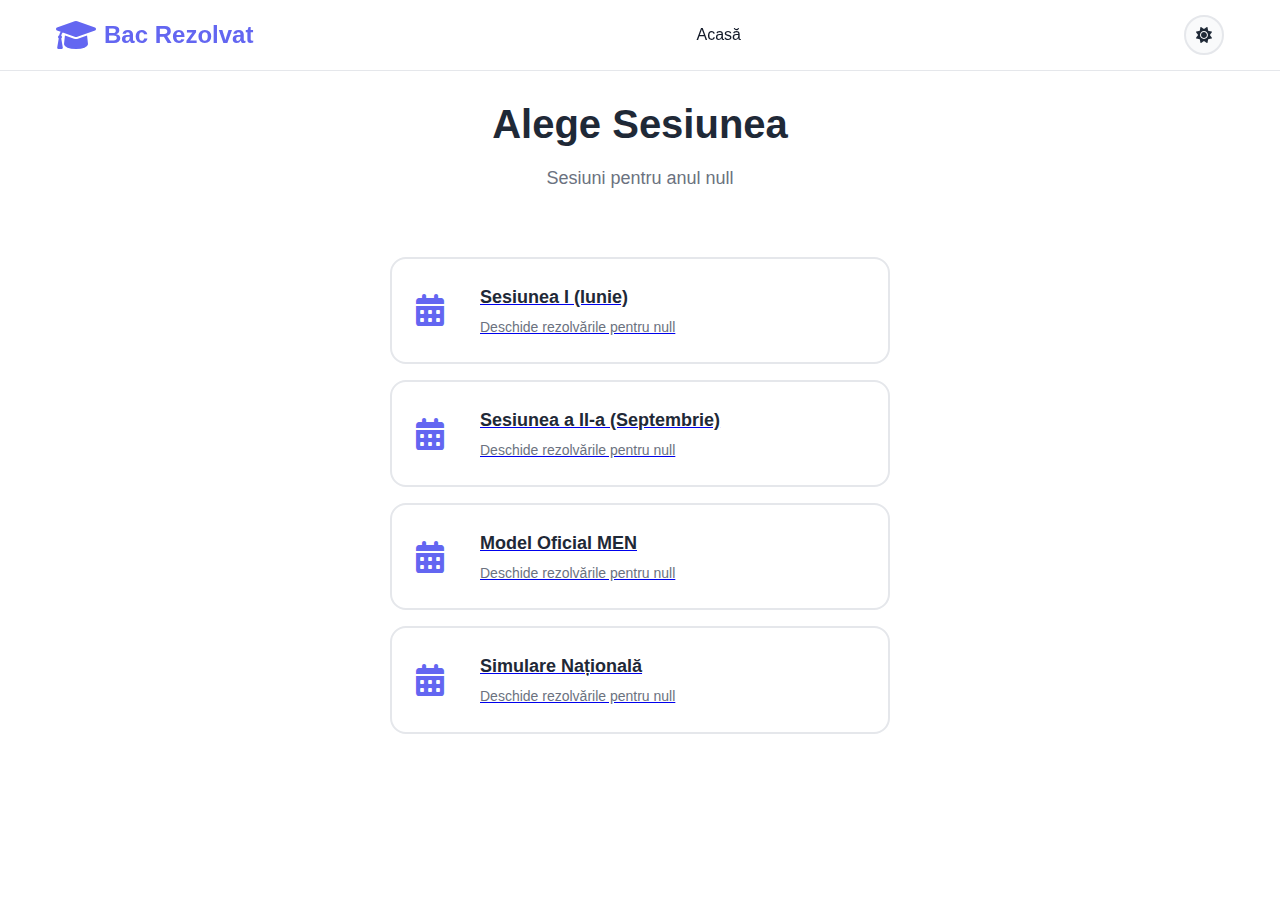
<file: sessions.html>
<!DOCTYPE html>
<html lang="ro">
<head>
    <meta charset="UTF-8">
    <meta name="viewport" content="width=device-width, initial-scale=1.0">
    <title>Sesiuni - Bac Rezolvat</title>
    <link rel="stylesheet" href="styles.css">
    <link href="https://cdnjs.cloudflare.com/ajax/libs/font-awesome/6.0.0/css/all.min.css" rel="stylesheet">
</head>
<body>
<header class="header">
    <nav class="nav">
        <div class="nav-container">
            <div class="nav-logo">
                <i class="fas fa-graduation-cap"></i>
                <span>Bac Rezolvat</span>
            </div>
            <ul class="nav-menu">
                <li><a href="index.html" class="nav-link">Acasă</a></li>
            </ul>
            <div class="nav-actions">
                <button class="theme-toggle" onclick="toggleTheme()" aria-label="Toggle dark mode">
                    <i class="fas fa-sun icon-sun"></i>
                    <i class="fas fa-moon icon-moon"></i>
                </button>
            </div>
        </div>
    </nav>
</header>

<main class="container" style="padding-top:100px">
    <div class="section-header">
        <h2 class="section-title">Alege Sesiunea</h2>
        <p class="section-subtitle" id="subtitle">Selectează sesiunea pentru anul selectat</p>
    </div>

    <div class="session-selection">
        <div class="session-buttons" id="sessions"></div>
    </div>
</main>

<script>
(function(){
    const url = new URL(window.location.href);
    const subject = url.searchParams.get('subject');
    const profile = url.searchParams.get('profile');
    const topic = url.searchParams.get('topic');
    const year = url.searchParams.get('year');

    const sessions = [
        { id: 'sesiunea1', name: 'Sesiunea I (Iunie)' },
        { id: 'sesiunea2', name: 'Sesiunea a II-a (Septembrie)' },
        { id: 'model', name: 'Model Oficial MEN' },
        { id: 'simulare', name: 'Simulare Națională' }
    ];

    document.getElementById('subtitle').textContent = `Sesiuni pentru anul ${year}`;

    const container = document.getElementById('sessions');
    sessions.forEach(s => {
        const btn = document.createElement('a');
        btn.className = 'session-btn';
        let href = '';
        if (subject === 'math') {
            const params = new URLSearchParams();
            params.set('profile', profile);
            params.set('year', year);
            params.set('session', s.id);
            href = `math-solutions.html?${params.toString()}`;
        } else if (subject === 'biology') {
            const params = new URLSearchParams();
            params.set('topic', topic);
            params.set('year', year);
            params.set('session', s.id);
            href = `biology-solutions.html?${params.toString()}`;
        } else {
            // generic fallback to solutions.html
            const params = new URLSearchParams();
            if (profile) params.set('profile', profile);
            if (topic) params.set('topic', topic);
            params.set('year', year);
            params.set('session', s.id);
            href = `solutions.html?${params.toString()}`;
        }

        btn.href = href;
        btn.innerHTML = `<i class="fas fa-calendar-alt"></i><div class="session-details"><div class="session-title">${s.name}</div><div class="session-subtitle">Deschide rezolvările pentru ${year}</div></div>`;
        container.appendChild(btn);
    });
})();
</script>

<script>
    function toggleTheme() {
        const html = document.documentElement;
        const current = html.getAttribute('data-theme');
        const next = current === 'dark' ? 'light' : 'dark';
        html.setAttribute('data-theme', next);
        try { localStorage.setItem('theme', next); } catch (e) {}
        html.style.transition = 'background-color 0.25s ease, color 0.25s ease';
        setTimeout(() => html.style.transition = '', 300);
    }

    function initializeTheme() {
        const saved = localStorage.getItem('theme');
        const prefersDark = window.matchMedia && window.matchMedia('(prefers-color-scheme: dark)').matches;
        let theme = 'light';
        if (saved) theme = saved;
        else if (prefersDark) theme = 'dark';
        document.documentElement.setAttribute('data-theme', theme);
    }

    document.addEventListener('DOMContentLoaded', initializeTheme);
</script>

</body>
</html>
</file>
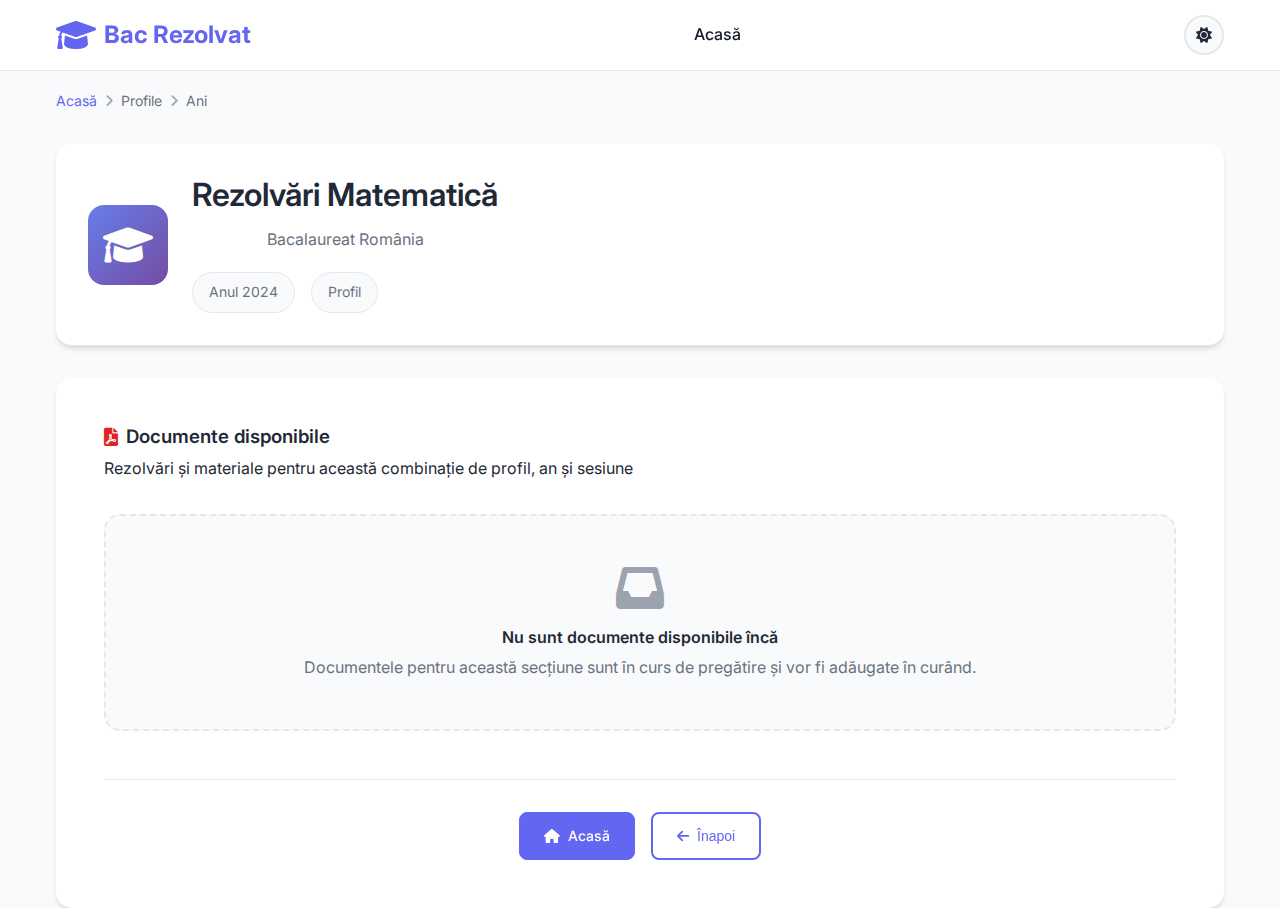
<file: solutions.html>
<!DOCTYPE html>
<html lang="ro">
<head>
    <meta charset="UTF-8">
    <meta name="viewport" content="width=device-width, initial-scale=1.0">
    <title>Rezolvări Bacalaureat - Bac Rezolvat</title>
    <link rel="stylesheet" href="styles.css">
    <link href="https://fonts.googleapis.com/css2?family=Inter:wght@300;400;500;600;700&display=swap" rel="stylesheet">
    <link href="https://cdnjs.cloudflare.com/ajax/libs/font-awesome/6.0.0/css/all.min.css" rel="stylesheet">
    <script src="pdf-database.auto.js"></script>
    <script src="pdf-database.js"></script>
</head>
<body>
    <!-- Header -->
    <header class="header">
        <nav class="nav">
            <div class="nav-container">
                <div class="nav-logo">
                    <i class="fas fa-graduation-cap"></i>
                    <span>Bac Rezolvat</span>
                </div>
                <ul class="nav-menu">
                    <li><a href="index.html" class="nav-link">Acasă</a></li>
                </ul>
                <div class="nav-actions">
                    <button class="theme-toggle" onclick="toggleTheme()" aria-label="Toggle dark mode">
                        <i class="fas fa-sun icon-sun"></i>
                        <i class="fas fa-moon icon-moon"></i>
                    </button>
                                            <div class="nav-toggle">
                            <span class="bar"></span>
                            <span class="bar"></span>
                            <span class="bar"></span>
                        </div>
                    </div>
            </div>
        </nav>
    </header>

    <!-- Solutions Content -->
    <main class="solutions-page">
        <div class="container">
            <div class="breadcrumb">
                <a href="index.html">Acasă</a> 
                <i class="fas fa-chevron-right"></i>
                <span id="profile-breadcrumb">Profile</span>
                <i class="fas fa-chevron-right"></i>
                <span id="year-breadcrumb">Ani</span>
            </div>

            <div class="solutions-header">
                <div class="header-content">
                    <div class="profile-info">
                        <div class="profile-icon-large" id="profile-icon">
                            <i class="fas fa-graduation-cap"></i>
                        </div>
                        <div class="profile-details">
                            <h1 id="profile-title">Rezolvări Matematică</h1>
                            <p id="profile-subtitle">Bacalaureat România</p>
                            <div class="profile-meta">
                                <span class="meta-tag" id="year-tag">Anul 2024</span>
                                <span class="meta-tag" id="profile-tag">Profil</span>
                            </div>
                        </div>
                    </div>
                </div>
            </div>

            <div class="solutions-content">
                <!-- Session Info Display -->
                <div class="session-info-display" id="session-info" style="display: none;">
                    <div class="session-badge">
                        <i class="fas fa-calendar-alt"></i>
                        <span id="session-name">Sesiunea I</span>
                    </div>
                </div>

                <!-- PDF Documents Section -->
                <div class="pdf-documents-section">
                    <div class="section-header">
                        <h3>
                            <i class="fas fa-file-pdf"></i>
                            Documente disponibile
                        </h3>
                        <p>Rezolvări și materiale pentru această combinație de profil, an și sesiune</p>
                    </div>

                    <div class="pdf-grid" id="pdf-grid">
                        <!-- PDF items will be populated here -->
                        <div class="no-pdfs-message">
                            <div class="no-pdfs-icon">
                                <i class="fas fa-inbox"></i>
                            </div>
                            <h4>Nu sunt documente disponibile încă</h4>
                            <p>Documentele pentru această secțiune sunt în curs de pregătire și vor fi adăugate în curând.</p>
                        </div>
                    </div>


                </div>

                <!-- Navigation Section -->
                <div class="navigation-section">
                    <div class="nav-buttons">
                        <a href="index.html" class="btn btn-secondary">
                            <i class="fas fa-home"></i>
                            Acasă
                        </a>
                        <button class="btn btn-outline" onclick="history.back()">
                            <i class="fas fa-arrow-left"></i>
                            Înapoi
                        </button>
                    </div>
                </div>
            </div>
        </div>
    </main>



    <script>
        // Get URL parameters
        const urlParams = new URLSearchParams(window.location.search);
        const profile = urlParams.get('profile');
        const year = urlParams.get('year');
        const session = urlParams.get('session');
        const type = urlParams.get('type');

        // Profile data
        const profiles = {
            'stiinte-naturii': {
                name: 'Științele Naturii',
                icon: 'fas fa-microscope'
            },
            'matematica-informatica': {
                name: 'Matematică-Informatică',
                icon: 'fas fa-laptop-code'
            },
            'tehnologic': {
                name: 'Tehnologic',
                icon: 'fas fa-cogs'
            },
            'pedagogic': {
                name: 'Pedagogic',
                icon: 'fas fa-chalkboard-teacher'
            }
        };

        // Session names
        const sessionNames = {
            'sesiunea1': 'Sesiunea I (Iunie)',
            'sesiunea2': 'Sesiunea a II-a (Septembrie)',
            'speciala': 'Sesiunea Specială',
            'simulare': 'Simulare Națională',
            'model': 'Model Oficial MEN'
        };

        // Import PDF database - this will be loaded from pdf-database.js

        // Generate unique key for current combination
        function generateKey() {
            let key = `${profile}_${year}`;
            if (session) key += `_${session}`;
            if (type) key += `_${type}`;
            return key;
        }

        // Update page content based on URL parameters
        function initializePage() {
            if (profile && year && profiles[profile]) {
                const profileData = profiles[profile];
                
                // Update breadcrumb
                document.getElementById('profile-breadcrumb').textContent = profileData.name;
                document.getElementById('year-breadcrumb').textContent = year;
                
                // Update header
                document.getElementById('profile-icon').innerHTML = `<i class="${profileData.icon}"></i>`;
                document.getElementById('profile-title').textContent = `${profileData.name} - Matematică`;
                
                let subtitle = `Rezolvări Bacalaureat ${year}`;
                if (session && sessionNames[session]) {
                    subtitle += ` - ${sessionNames[session]}`;
                    // Show session info
                    document.getElementById('session-info').style.display = 'block';
                    document.getElementById('session-name').textContent = sessionNames[session];
                } else if (type && sessionNames[type]) {
                    subtitle += ` - ${sessionNames[type]}`;
                    document.getElementById('session-info').style.display = 'block';
                    document.getElementById('session-name').textContent = sessionNames[type];
                }
                
                document.getElementById('profile-subtitle').textContent = subtitle;
                document.getElementById('year-tag').textContent = `Anul ${year}`;
                document.getElementById('profile-tag').textContent = profileData.name;
                
                // Update page title
                let pageTitle = `${profileData.name} ${year}`;
                if (session) pageTitle += ` ${sessionNames[session]}`;
                if (type) pageTitle += ` ${sessionNames[type]}`;
                pageTitle += ' - 10labac';
                document.title = pageTitle;

                // Load PDFs for this combination
                loadPDFs();
            }
        }

        // Load PDFs for current combination
        function loadPDFs() {
            // Use PDFManager if available, otherwise fallback to empty
            const pdfs = (typeof PDFManager !== 'undefined') ? 
                PDFManager.getPDFs(profile, year, session, type) : [];
            
            const pdfGrid = document.getElementById('pdf-grid');
            
            // Check if we have real PDFs (not placeholders) or no PDFs at all
            const realPdfs = pdfs.filter(pdf => !pdf.isPlaceholder);
            const placeholders = pdfs.filter(pdf => pdf.isPlaceholder);
            
            if (realPdfs.length === 0 && placeholders.length === 0) {
                // Show no PDFs message (already in HTML)
                return;
            }
            
            if (realPdfs.length === 0 && placeholders.length > 0) {
                // Show placeholder message
                pdfGrid.innerHTML = `
                    <div class="no-pdfs-message">
                        <div class="no-pdfs-icon">
                            <i class="fas fa-clock"></i>
                        </div>
                        <h4>Documentele sunt în pregătire</h4>
                        <p>Rezolvările pentru ${profiles[profile].name} ${year} ${session ? sessionNames[session] : ''} sunt în curs de pregătire și vor fi disponibile în curând. Verificați din nou pentru actualizări!</p>
                    </div>
                `;
                return;
            }
            
            // Clear existing content and populate with actual PDFs
            pdfGrid.innerHTML = realPdfs.map(pdf => `
                <div class="pdf-item" data-pdf-id="${pdf.id}">
                    <div class="pdf-icon">
                        <i class="fas fa-file-pdf"></i>
                    </div>
                    <div class="pdf-info">
                        <h5>${pdf.title}</h5>
                        <p>${pdf.description}</p>
                        <div class="pdf-meta">
                            <span><i class="fas fa-calendar"></i> ${pdf.date}</span>
                            <span><i class="fas fa-file-download"></i> ${pdf.size}</span>
                        </div>
                    </div>
                    <div class="pdf-actions">
                        <a href="${pdf.url}" class="btn btn-primary" target="_blank">
                            <i class="fas fa-eye"></i>
                            Vezi
                        </a>
                        <a href="${pdf.url}" class="btn btn-outline" download>
                            <i class="fas fa-download"></i>
                            Descarcă
                        </a>
                    </div>
                </div>
            `).join('');
            
            // If there are placeholders along with real PDFs, show a notice
            if (placeholders.length > 0) {
                pdfGrid.innerHTML += `
                    <div class="placeholder-notice">
                        <div class="notice-content">
                            <i class="fas fa-info-circle"></i>
                            <span>Documentele suplimentare pentru această secțiune vor fi adăugate în curând.</span>
                        </div>
                    </div>
                `;
            }
        }





        // Dark Mode Functionality
        function toggleTheme() {
            const html = document.documentElement;
            const currentTheme = html.getAttribute('data-theme');
            const newTheme = currentTheme === 'dark' ? 'light' : 'dark';
            
            html.setAttribute('data-theme', newTheme);
            localStorage.setItem('theme', newTheme);
            
            // Add smooth transition for theme change
            html.style.transition = 'all 0.3s ease';
            setTimeout(() => {
                html.style.transition = '';
            }, 300);
        }

        // Initialize theme from localStorage or system preference
        function initializeTheme() {
            const savedTheme = localStorage.getItem('theme');
            const systemPrefersDark = window.matchMedia('(prefers-color-scheme: dark)').matches;
            
            let theme = 'light';
            
            if (savedTheme) {
                theme = savedTheme;
            } else if (systemPrefersDark) {
                theme = 'dark';
            }
            
            document.documentElement.setAttribute('data-theme', theme);
        }

        // Initialize page when DOM is loaded
        document.addEventListener('DOMContentLoaded', function() {
            initializeTheme();
            initializePage();
        });

        // No global functions needed anymore
    </script>
</body>
</html>
</file>
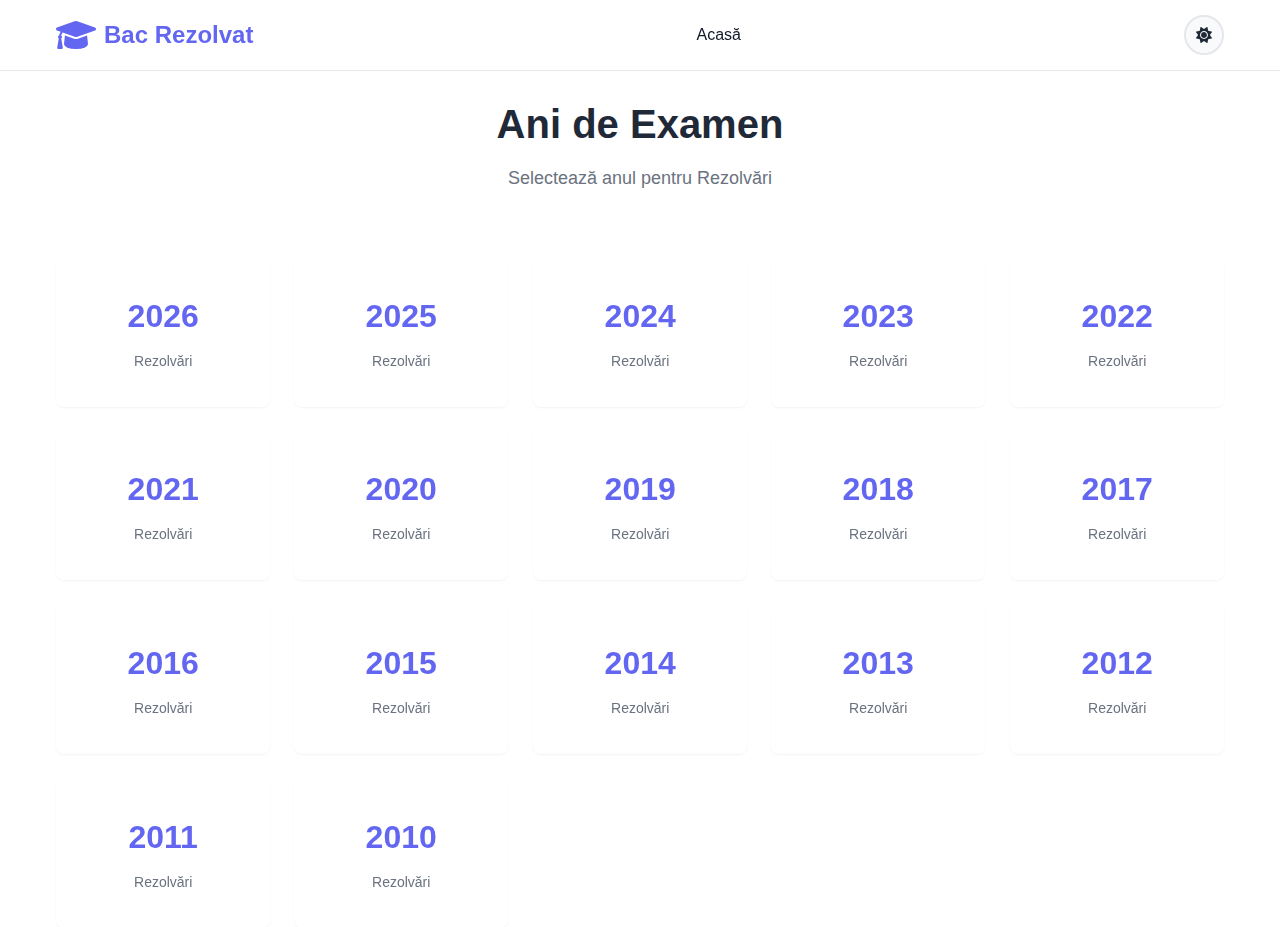
<file: years.html>
<!DOCTYPE html>
<html lang="ro">
<head>
    <meta charset="UTF-8">
    <meta name="viewport" content="width=device-width, initial-scale=1.0">
    <title>Ani - Bac Rezolvat</title>
    <link rel="stylesheet" href="styles.css">
    <link href="https://cdnjs.cloudflare.com/ajax/libs/font-awesome/6.0.0/css/all.min.css" rel="stylesheet">
</head>
<body>
<header class="header">
    <nav class="nav">
        <div class="nav-container">
            <div class="nav-logo">
                <i class="fas fa-graduation-cap"></i>
                <span>Bac Rezolvat</span>
            </div>
            <ul class="nav-menu">
                <li><a href="index.html" class="nav-link">Acasă</a></li>
            </ul>
            <div class="nav-actions">
                <button class="theme-toggle" onclick="toggleTheme()" aria-label="Toggle dark mode">
                    <i class="fas fa-sun icon-sun"></i>
                    <i class="fas fa-moon icon-moon"></i>
                </button>
            </div>
        </div>
    </nav>
</header>

<main class="container" style="padding-top:100px">
    <div class="section-header">
        <h2 class="section-title">Ani de Examen</h2>
        <p class="section-subtitle" id="subtitle">Alege anul pentru care vrei rezolvările</p>
    </div>

    <div class="years-grid" id="years-grid"></div>
</main>

<script>
(function() {
    const url = new URL(window.location.href);
    const subject = url.searchParams.get('subject');
    const profile = url.searchParams.get('profile');
    const topic = url.searchParams.get('topic');

    const titleMap = {
        math: 'Matematică',
        biology: 'Biologie'
    };

    const displayName = profile || topic || titleMap[subject] || 'Rezolvări';
    document.getElementById('subtitle').textContent = `Selectează anul pentru ${displayName}`;

    const years = [];
    for (let y = 2026; y >= 2010; y--) years.push(y);

    const grid = document.getElementById('years-grid');
    years.forEach(y => {
        const card = document.createElement('div');
        card.className = 'year-card';
        card.innerHTML = `
            <div class="year-number">${y}</div>
            <div class="year-subjects">${displayName}</div>
        `;
        card.addEventListener('click', () => {
            const params = new URLSearchParams();
            if (subject) params.set('subject', subject);
            if (profile) params.set('profile', profile);
            if (topic) params.set('topic', topic);
            params.set('year', y);
            window.location.href = `sessions.html?${params.toString()}`;
        });
        grid.appendChild(card);
    });
})();
</script>

<script>
    function toggleTheme() {
        const html = document.documentElement;
        const current = html.getAttribute('data-theme');
        const next = current === 'dark' ? 'light' : 'dark';
        html.setAttribute('data-theme', next);
        try { localStorage.setItem('theme', next); } catch (e) {}
        html.style.transition = 'background-color 0.25s ease, color 0.25s ease';
        setTimeout(() => html.style.transition = '', 300);
    }

    function initializeTheme() {
        const saved = localStorage.getItem('theme');
        const prefersDark = window.matchMedia && window.matchMedia('(prefers-color-scheme: dark)').matches;
        let theme = 'light';
        if (saved) theme = saved;
        else if (prefersDark) theme = 'dark';
        document.documentElement.setAttribute('data-theme', theme);
    }

    document.addEventListener('DOMContentLoaded', initializeTheme);
</script>

</body>
</html>
</file>
<file: styles.css>
/* Reset and Base Styles */
* {
    margin: 0;
    padding: 0;
    box-sizing: border-box;
}

:root {
    --primary-color: #6366f1;
    --primary-dark: #4f46e5;
    --secondary-color: #f59e0b;
    --accent-color: #10b981;
    --text-primary: #1f2937;
    --text-secondary: #6b7280;
    --text-light: #9ca3af;
    --bg-primary: #ffffff;
    --bg-secondary: #f9fafb;
    --bg-dark: #111827;
    --border-color: #e5e7eb;
    --shadow-sm: 0 1px 2px 0 rgb(0 0 0 / 0.05);
    --shadow-md: 0 4px 6px -1px rgb(0 0 0 / 0.1), 0 2px 4px -2px rgb(0 0 0 / 0.1);
    --shadow-lg: 0 10px 15px -3px rgb(0 0 0 / 0.1), 0 4px 6px -4px rgb(0 0 0 / 0.1);
    --shadow-xl: 0 20px 25px -5px rgb(0 0 0 / 0.1), 0 8px 10px -6px rgb(0 0 0 / 0.1);
    --gradient-primary: linear-gradient(135deg, #667eea 0%, #764ba2 100%);
    --gradient-secondary: linear-gradient(135deg, #f093fb 0%, #f5576c 100%);
    --gradient-accent: linear-gradient(135deg, #4facfe 0%, #00f2fe 100%);
}

/* Dark Mode Variables */
[data-theme="dark"] {
    --text-primary: #f9fafb;
    --text-secondary: #d1d5db;
    --text-light: #9ca3af;
    --bg-primary: #111827;
    --bg-secondary: #1f2937;
    --bg-dark: #0f172a;
    --border-color: #374151;
    --shadow-sm: 0 1px 2px 0 rgb(0 0 0 / 0.2);
    --shadow-md: 0 4px 6px -1px rgb(0 0 0 / 0.3), 0 2px 4px -2px rgb(0 0 0 / 0.2);
    --shadow-lg: 0 10px 15px -3px rgb(0 0 0 / 0.4), 0 4px 6px -4px rgb(0 0 0 / 0.3);
    --shadow-xl: 0 20px 25px -5px rgb(0 0 0 / 0.5), 0 8px 10px -6px rgb(0 0 0 / 0.4);
}

html {
    scroll-behavior: smooth;
}

body {
    font-family: 'Inter', sans-serif;
    line-height: 1.6;
    color: var(--text-primary);
    background-color: var(--bg-primary);
    animation: fadeIn 0.6s ease-out;
}

@keyframes fadeIn {
    from {
        opacity: 0;
    }
    to {
        opacity: 1;
    }
}

.container {
    max-width: 1200px;
    margin: 0 auto;
    padding: 0 1rem;
}

/* Typography */
h1, h2, h3, h4, h5, h6 {
    font-weight: 600;
    line-height: 1.2;
}

.gradient-text {
    color: var(--secondary-color);
}

/* Buttons */
.btn {
    display: inline-flex;
    align-items: center;
    gap: 0.5rem;
    padding: 0.75rem 1.5rem;
    border: none;
    border-radius: 0.5rem;
    font-size: 0.875rem;
    font-weight: 500;
    text-decoration: none;
    cursor: pointer;
    transition: all 0.3s cubic-bezier(0.4, 0, 0.2, 1);
    position: relative;
    overflow: hidden;
    transform: translateZ(0);
}

.btn:hover {
    transform: translateY(-2px);
}

.btn:active {
    transform: translateY(0);
    transition-duration: 0.1s;
}

.btn-primary {
    background: var(--gradient-primary);
    color: white;
    box-shadow: var(--shadow-md);
}

.btn-primary:hover {
    box-shadow: var(--shadow-lg);
}

.btn-secondary {
    background: rgba(255, 255, 255, 0.1);
    color: white;
    border: 1px solid rgba(255, 255, 255, 0.2);
    backdrop-filter: blur(10px);
}

.btn-secondary:hover {
    background: rgba(255, 255, 255, 0.2);
    border-color: rgba(255, 255, 255, 0.3);
}

.btn-outline {
    background: transparent;
    color: var(--primary-color);
    border: 2px solid var(--primary-color);
}

.btn-outline:hover {
    background: var(--primary-color);
    color: white;
}

.btn-outline:hover {
    background: var(--primary-color);
    color: white;
    transform: translateY(-2px);
}

/* Header */
.header {
    position: fixed;
    top: 0;
    width: 100%;
    background: rgba(255, 255, 255, 0.95);
    backdrop-filter: blur(10px);
    border-bottom: 1px solid var(--border-color);
    z-index: 2000;
    transition: all 0.3s ease;
}

.nav-container {
    max-width: 1200px;
    margin: 0 auto;
    padding: 0 1rem;
    display: flex;
    justify-content: space-between;
    align-items: center;
    height: 70px;
}

.nav-logo {
    display: flex;
    align-items: center;
    gap: 0.5rem;
    font-size: 1.5rem;
    font-weight: 700;
    color: var(--primary-color);
}

.nav-logo i {
    font-size: 2rem;
}

.nav-menu {
    display: flex;
    list-style: none;
    gap: 2rem;
}

.nav-link {
    text-decoration: none;
    color: #111827;
    font-weight: 500;
    transition: all 0.3s cubic-bezier(0.4, 0, 0.2, 1);
    position: relative;
    padding: 0.5rem 0;
}

.nav-link:hover {
    color: var(--primary-color);
    transform: translateY(-1px);
}

.nav-link::after {
    content: '';
    position: absolute;
    width: 0;
    height: 2px;
    bottom: -2px;
    left: 50%;
    background: var(--primary-color);
    transition: all 0.3s cubic-bezier(0.4, 0, 0.2, 1);
    transform: translateX(-50%);
}

.nav-link:hover::after {
    width: 100%;
    left: 0;
    transform: translateX(0);
}

.nav-toggle {
    display: none;
    flex-direction: column;
    cursor: pointer;
}

.bar {
    width: 25px;
    height: 3px;
    background-color: var(--text-primary);
    margin: 3px 0;
    transition: 0.3s;
}

/* Hero Section */
.hero {
    min-height: 100vh;
    display: flex;
    align-items: center;
    background: linear-gradient(135deg, #667eea 0%, #764ba2 100%);
    color: white;
    position: relative;
    overflow: hidden;
}

.hero::before {
    content: '';
    position: absolute;
    top: 0;
    left: 0;
    right: 0;
    bottom: 0;
    background: url('data:image/svg+xml,<svg xmlns="http://www.w3.org/2000/svg" viewBox="0 0 1000 1000"><defs><radialGradient id="a" cx="50%" cy="50%"><stop offset="0%" stop-color="%23ffffff" stop-opacity=".1"/><stop offset="100%" stop-color="%23ffffff" stop-opacity="0"/></radialGradient></defs><circle cx="250" cy="250" r="200" fill="url(%23a)"/><circle cx="750" cy="750" r="300" fill="url(%23a)"/></svg>');
    opacity: 0.1;
    animation: float 20s ease-in-out infinite;
}



@keyframes float {
    0%, 100% { transform: translateY(0px) rotate(0deg); }
    50% { transform: translateY(-20px) rotate(5deg); }
}

.hero-container {
    max-width: 1200px;
    margin: 0 auto;
    padding: 0 1rem;
    display: grid;
    grid-template-columns: 1fr 1fr;
    gap: 4rem;
    align-items: center;
    position: relative;
    z-index: 100;
}

.hero-title {
    font-size: 3.5rem;
    font-weight: 700;
    margin-bottom: 1.5rem;
    line-height: 1.1;
    color: #1f2937;
    z-index: 100;
    position: relative;
}

.hero-description {
    font-size: 1.25rem;
    margin-bottom: 2rem;
    color: #374151;
    line-height: 1.6;
}

.hero-buttons {
    display: flex;
    gap: 1rem;
    margin-bottom: 3rem;
}

.hero-stats {
    display: flex;
    gap: 2rem;
}

.stat {
    text-align: center;
}

.stat-number {
    display: block;
    font-size: 2rem;
    font-weight: 700;
    color: var(--secondary-color);
}

.stat-label {
    font-size: 0.875rem;
    color: rgba(255, 255, 255, 0.8);
}

.hero-visual {
    position: relative;
    height: 500px;
}

.floating-card {
    position: absolute;
    background: rgba(255, 255, 255, 0.1);
    backdrop-filter: blur(10px);
    border: 1px solid rgba(255, 255, 255, 0.2);
    border-radius: 1rem;
    padding: 1.5rem;
    display: flex;
    flex-direction: column;
    align-items: center;
    gap: 0.5rem;
    animation: floating 6s ease-in-out infinite;
}

.floating-card:nth-child(1) {
    top: 20%;
    left: 10%;
    animation-delay: 0s;
}

.floating-card:nth-child(2) {
    top: 10%;
    right: 20%;
    animation-delay: 1.5s;
}

.floating-card:nth-child(3) {
    bottom: 30%;
    left: 20%;
    animation-delay: 3s;
}

.floating-card:nth-child(4) {
    bottom: 20%;
    right: 10%;
    animation-delay: 4.5s;
}

@keyframes floating {
    0%, 100% { transform: translateY(0px); }
    50% { transform: translateY(-15px); }
}

.floating-card i {
    font-size: 2rem;
    color: var(--secondary-color);
}

.floating-card span {
    font-weight: 500;
    font-size: 0.875rem;
}

/* Sections */
section {
    padding: 5rem 0;
}

.section-header {
    text-align: center;
    margin-bottom: 4rem;
}

.section-title {
    font-size: 2.5rem;
    margin-bottom: 1rem;
}

.section-subtitle {
    font-size: 1.125rem;
    color: var(--text-secondary);
    max-width: 600px;
    margin: 0 auto;
}

/* Profiles Section */
.profiles {
    background-color: var(--bg-secondary);
}

.profiles-grid {
    display: grid;
    grid-template-columns: repeat(auto-fit, minmax(300px, 1fr));
    gap: 2rem;
}

.profile-card {
    background: white;
    border-radius: 1rem;
    padding: 2rem;
    box-shadow: var(--shadow-md);
    transition: all 0.3s cubic-bezier(0.4, 0, 0.2, 1);
    cursor: pointer;
    position: relative;
    overflow: hidden;
    transform: translateZ(0);
    display: flex;
    flex-direction: column;
    height: 100%;
}

.profile-card::before {
    content: '';
    position: absolute;
    top: 0;
    left: 0;
    right: 0;
    height: 4px;
    background: var(--gradient-primary);
    transform: scaleX(0);
    transition: transform 0.4s cubic-bezier(0.4, 0, 0.2, 1);
}

.profile-card:hover::before {
    transform: scaleX(1);
}

.profile-card:hover {
    transform: translateY(-4px);
    box-shadow: var(--shadow-xl);
}

.profile-icon {
    width: 80px;
    height: 80px;
    background: var(--gradient-primary);
    border-radius: 1rem;
    display: flex;
    align-items: center;
    justify-content: center;
    margin-bottom: 1.5rem;
    transition: transform 0.3s cubic-bezier(0.4, 0, 0.2, 1);
}

.profile-card:hover .profile-icon {
    transform: rotate(5deg) scale(1.05);
}

.profile-icon i {
    font-size: 2rem;
    color: white;
}

.profile-title {
    font-size: 1.5rem;
    margin-bottom: 0.5rem;
    min-height: 3rem;
    display: flex;
    align-items: center;
}

.profile-description {
    color: var(--text-secondary);
    margin-bottom: 1.5rem;
    flex-grow: 1;
}

.profile-card .btn {
    margin-top: auto;
}

.profile-subjects {
    list-style: none;
    margin-bottom: 2rem;
}

.profile-subjects li {
    display: flex;
    align-items: center;
    gap: 0.5rem;
    margin-bottom: 0.5rem;
    color: var(--text-secondary);
}

.profile-subjects i {
    color: var(--accent-color);
}

/* Years Section */
.years-filter {
    display: flex;
    justify-content: center;
    gap: 1rem;
    margin-bottom: 3rem;
    flex-wrap: wrap;
}

.filter-btn {
    padding: 0.75rem 1.5rem;
    border: 2px solid var(--border-color);
    background: white;
    border-radius: 2rem;
    font-weight: 500;
    cursor: pointer;
    transition: all 0.3s ease;
}

.filter-btn.active,
.filter-btn:hover {
    background: var(--primary-color);
    color: white;
    border-color: var(--primary-color);
}

.years-grid {
    display: grid;
    grid-template-columns: repeat(auto-fit, minmax(200px, 1fr));
    gap: 1.5rem;
}

.year-card {
    background: white;
    border-radius: 0.5rem;
    padding: 2rem 1rem;
    text-align: center;
    box-shadow: var(--shadow-sm);
    transition: all 0.3s cubic-bezier(0.4, 0, 0.2, 1);
    cursor: pointer;
    border: 2px solid transparent;
}

.year-card:hover {
    transform: translateY(-3px);
    box-shadow: var(--shadow-lg);
    border-color: var(--primary-color);
}

.year-card:active {
    transform: translateY(-1px);
    transition-duration: 0.1s;
}

.year-number {
    font-size: 2rem;
    font-weight: 700;
    color: var(--primary-color);
    margin-bottom: 0.5rem;
}

.year-subjects {
    color: var(--text-secondary);
    font-size: 0.875rem;
}

/* Modal */
.modal {
    display: none;
    position: fixed;
    z-index: 2000;
    left: 0;
    top: 0;
    width: 100%;
    height: 100%;
    background-color: rgba(0, 0, 0, 0.5);
    backdrop-filter: blur(5px);
    animation: fadeIn 0.3s ease;
}

@keyframes fadeIn {
    from { opacity: 0; }
    to { opacity: 1; }
}

.modal-content {
    position: relative;
    background-color: white;
    margin: 5% auto;
    padding: 0;
    border-radius: 1rem;
    width: 90%;
    max-width: 800px;
    max-height: 80vh;
    overflow: hidden;
    animation: slideIn 0.3s ease;
}

@keyframes slideIn {
    from { transform: translateY(-50px); opacity: 0; }
    to { transform: translateY(0); opacity: 1; }
}

.modal-header {
    padding: 1.5rem 2rem;
    border-bottom: 1px solid var(--border-color);
    display: flex;
    justify-content: space-between;
    align-items: center;
    background: var(--bg-secondary);
}

.modal-close {
    background: none;
    border: none;
    font-size: 1.5rem;
    cursor: pointer;
    color: var(--text-secondary);
    padding: 0.5rem;
    border-radius: 0.5rem;
    transition: all 0.3s cubic-bezier(0.4, 0, 0.2, 1);
}

.modal-close:hover {
    background: var(--border-color);
    color: var(--text-primary);
    transform: scale(1.1);
}

.modal-close:active {
    transform: scale(0.95);
}

.modal-body {
    padding: 2rem;
    overflow-y: auto;
    max-height: 60vh;
}

/* About Section */
.about-content {
    display: grid;
    grid-template-columns: 1fr 1fr;
    gap: 4rem;
    align-items: center;
}

.about-description {
    font-size: 1.125rem;
    color: var(--text-secondary);
    margin-bottom: 2rem;
    line-height: 1.7;
}

.features {
    display: flex;
    flex-direction: column;
    gap: 1rem;
}

.feature {
    display: flex;
    align-items: center;
    gap: 1rem;
}

.feature i {
    color: var(--accent-color);
    font-size: 1.25rem;
}

.stats-card {
    background: white;
    border-radius: 1rem;
    padding: 2rem;
    box-shadow: var(--shadow-lg);
}

.stats-grid {
    display: grid;
    grid-template-columns: 1fr 1fr;
    gap: 2rem;
}

.stat-item {
    text-align: center;
}

.stat-item i {
    font-size: 2rem;
    color: var(--primary-color);
    margin-bottom: 0.5rem;
}

.stat-item .stat-number {
    display: block;
    font-size: 1.5rem;
    font-weight: 700;
    color: var(--text-primary);
    margin-bottom: 0.25rem;
}

.stat-item .stat-label {
    font-size: 0.875rem;
    color: var(--text-secondary);
}



/* Footer */
.footer {
    background-color: var(--bg-dark);
    color: white;
    padding: 3rem 0 1rem;
}

.footer-content {
    display: grid;
    grid-template-columns: repeat(auto-fit, minmax(250px, 1fr));
    gap: 2rem;
    margin-bottom: 2rem;
}

.footer-logo {
    display: flex;
    align-items: center;
    gap: 0.5rem;
    font-size: 1.5rem;
    font-weight: 700;
    margin-bottom: 1rem;
}

.footer-logo i {
    color: var(--secondary-color);
}

.footer-section p {
    color: rgba(255, 255, 255, 0.8);
    margin-bottom: 1.5rem;
    line-height: 1.6;
}

.footer-section h4 {
    margin-bottom: 1rem;
    color: white;
}

.footer-section ul {
    list-style: none;
}

.footer-section ul li {
    margin-bottom: 0.5rem;
}

.footer-section ul li a {
    color: rgba(255, 255, 255, 0.7);
    text-decoration: none;
    transition: color 0.3s ease;
}

.footer-section ul li a:hover {
    color: var(--secondary-color);
}

.social-links {
    display: flex;
    gap: 1rem;
}

.social-links a {
    display: flex;
    align-items: center;
    justify-content: center;
    width: 40px;
    height: 40px;
    background: rgba(255, 255, 255, 0.1);
    border-radius: 0.5rem;
    color: rgba(255, 255, 255, 0.8);
    text-decoration: none;
    transition: all 0.3s ease;
}

.social-links a:hover {
    background: var(--primary-color);
    color: white;
    transform: translateY(-2px);
}

.footer-bottom {
    border-top: 1px solid rgba(255, 255, 255, 0.1);
    padding-top: 2rem;
    text-align: center;
    color: rgba(255, 255, 255, 0.6);
}

/* Session Selection Styles */
.session-selection {
    text-align: center;
    max-width: 800px;
    margin: 0 auto;
}

.session-info {
    margin-bottom: 3rem;
}

.session-info h3 {
    color: var(--text-primary);
    margin-bottom: 1rem;
    font-size: 1.75rem;
}

.session-info p {
    color: var(--text-secondary);
    font-size: 1.125rem;
    line-height: 1.6;
}

.session-buttons {
    display: grid;
    grid-template-columns: 1fr;
    gap: 1rem;
    max-width: 500px;
    margin: 0 auto;
}

.session-btn {
    display: flex;
    align-items: center;
    gap: 1.5rem;
    padding: 1.5rem;
    background: white;
    border: 2px solid var(--border-color);
    border-radius: 1rem;
    cursor: pointer;
    transition: all 0.3s cubic-bezier(0.4, 0, 0.2, 1);
    text-align: left;
}

.session-btn:hover {
    border-color: var(--primary-color);
    background: var(--bg-secondary);
    transform: translateY(-2px);
    box-shadow: var(--shadow-lg);
}

.session-btn:active {
    transform: translateY(0);
}

.session-btn i {
    font-size: 2rem;
    color: var(--primary-color);
    min-width: 40px;
    transition: transform 0.3s cubic-bezier(0.4, 0, 0.2, 1);
}

.session-btn:hover i {
    transform: scale(1.1);
}

.session-details {
    display: flex;
    flex-direction: column;
    gap: 0.25rem;
}

.session-title {
    font-size: 1.125rem;
    font-weight: 600;
    color: var(--text-primary);
}

.session-subtitle {
    font-size: 0.875rem;
    color: var(--text-secondary);
}

/* Profile Selection Styles */
.profile-selection {
    max-width: 800px;
    margin: 0 auto;
}

.profiles-grid {
    display: grid;
    grid-template-columns: repeat(auto-fit, minmax(200px, 1fr));
    gap: 1.5rem;
    margin-bottom: 3rem;
}

.profile-btn {
    display: flex;
    align-items: center;
    gap: 1rem;
    padding: 1.5rem;
    background: white;
    border: 2px solid var(--border-color);
    border-radius: 1rem;
    cursor: pointer;
    transition: all 0.3s ease;
    text-align: left;
}

.profile-btn:hover {
    border-color: var(--primary-color);
    background: var(--bg-secondary);
    transform: translateY(-2px);
    box-shadow: var(--shadow-md);
}

.profile-btn i {
    font-size: 2rem;
    color: var(--primary-color);
    min-width: 40px;
}

.profile-details {
    display: flex;
    flex-direction: column;
    gap: 0.25rem;
}

.profile-name {
    font-size: 1rem;
    font-weight: 600;
    color: var(--text-primary);
}

.profile-desc {
    font-size: 0.875rem;
    color: var(--text-secondary);
}

.back-button {
    text-align: center;
    padding-top: 2rem;
    border-top: 1px solid var(--border-color);
}

.btn-back {
    display: inline-flex;
    align-items: center;
    gap: 0.5rem;
    padding: 0.75rem 1.5rem;
    background: transparent;
    color: var(--text-secondary);
    border: 1px solid var(--border-color);
    border-radius: 0.5rem;
    cursor: pointer;
    transition: all 0.3s ease;
    font-size: 0.875rem;
}

.btn-back:hover {
    background: var(--border-color);
    color: var(--text-primary);
}

/* PDF Documents Section */
.session-info-display {
    margin-bottom: 2rem;
}

.session-badge {
    display: inline-flex;
    align-items: center;
    gap: 0.5rem;
    padding: 0.5rem 1rem;
    background: var(--gradient-primary);
    color: white;
    border-radius: 2rem;
    font-weight: 500;
    font-size: 0.875rem;
}

.pdf-documents-section {
    margin-bottom: 3rem;
}

.pdf-documents-section .section-header {
    text-align: left;
    margin-bottom: 2rem;
}

.pdf-documents-section .section-header h3 {
    display: flex;
    align-items: center;
    gap: 0.5rem;
    color: var(--text-primary);
    margin-bottom: 0.5rem;
}

.pdf-documents-section .section-header h3 i {
    color: #dc2626;
}

.pdf-grid {
    display: grid;
    gap: 1.5rem;
}

.pdf-item {
    background: white;
    border: 1px solid var(--border-color);
    border-radius: 1rem;
    padding: 1.5rem;
    display: flex;
    align-items: center;
    gap: 1rem;
    transition: all 0.3s ease;
}

.pdf-item:hover {
    box-shadow: var(--shadow-md);
    border-color: var(--primary-color);
}

.pdf-icon {
    flex-shrink: 0;
}

.pdf-icon i {
    font-size: 2.5rem;
    color: #dc2626;
}

.pdf-info {
    flex-grow: 1;
}

.pdf-info h5 {
    margin-bottom: 0.5rem;
    color: var(--text-primary);
}

.pdf-info p {
    color: var(--text-secondary);
    margin-bottom: 0.75rem;
    line-height: 1.5;
}

.pdf-meta {
    display: flex;
    gap: 1rem;
    font-size: 0.875rem;
    color: var(--text-light);
}

.pdf-meta span {
    display: flex;
    align-items: center;
    gap: 0.25rem;
}

.pdf-actions {
    display: flex;
    gap: 0.5rem;
    flex-shrink: 0;
}

.no-pdfs-message {
    text-align: center;
    padding: 3rem 2rem;
    background: var(--bg-secondary);
    border-radius: 1rem;
    border: 2px dashed var(--border-color);
}

.no-pdfs-icon i {
    font-size: 3rem;
    color: var(--text-light);
    margin-bottom: 1rem;
}

.no-pdfs-message h4 {
    color: var(--text-primary);
    margin-bottom: 0.5rem;
}

.no-pdfs-message p {
    color: var(--text-secondary);
}

/* Placeholder Notice */
.placeholder-notice {
    grid-column: 1 / -1;
    margin-top: 2rem;
    padding: 1rem 1.5rem;
    background: #fef3c7;
    border: 1px solid #f59e0b;
    border-radius: 0.5rem;
    text-align: center;
}

.notice-content {
    display: flex;
    align-items: center;
    justify-content: center;
    gap: 0.5rem;
    font-size: 0.875rem;
    color: #92400e;
}

.notice-content i {
    color: #f59e0b;
}

/* Navigation Section */
.navigation-section {
    margin-top: 3rem;
    padding-top: 2rem;
    border-top: 1px solid var(--border-color);
}

.nav-buttons {
    display: flex;
    justify-content: center;
    gap: 1rem;
    flex-wrap: wrap;
}

.nav-buttons .btn-secondary {
    background: var(--primary-color);
    color: white;
    border: 1px solid var(--primary-color);
}

.nav-buttons .btn-secondary:hover {
    background: var(--primary-dark);
    border-color: var(--primary-dark);
}

/* Navigation Actions */
.nav-actions {
    display: flex;
    align-items: center;
    gap: 1rem;
}

/* Dark Mode Toggle */
.theme-toggle {
    width: 40px;
    height: 40px;
    border-radius: 50%;
    border: none;
    background: var(--bg-secondary);
    color: var(--text-primary);
    cursor: pointer;
    transition: all 0.3s cubic-bezier(0.4, 0, 0.2, 1);
    display: flex;
    align-items: center;
    justify-content: center;
    font-size: 1rem;
    border: 2px solid var(--border-color);
}

.theme-toggle:hover {
    transform: scale(1.1);
    background: var(--primary-color);
    color: white;
    border-color: var(--primary-color);
}

.theme-toggle:active {
    transform: scale(0.95);
}

.theme-toggle .icon-sun {
    display: block;
}

.theme-toggle .icon-moon {
    display: none;
}

[data-theme="dark"] .theme-toggle .icon-sun {
    display: none;
}

[data-theme="dark"] .theme-toggle .icon-moon {
    display: block;
}

/* Dark Mode Specific Styles */
[data-theme="dark"] .profile-card,
[data-theme="dark"] .year-card,
[data-theme="dark"] .session-btn {
    background: var(--bg-secondary);
    border-color: var(--border-color);
}

[data-theme="dark"] .modal-content {
    background: var(--bg-secondary);
}

[data-theme="dark"] .modal-header {
    background: var(--bg-dark);
    border-color: var(--border-color);
}

[data-theme="dark"] .hero {
    background: linear-gradient(135deg, #1e1b4b 0%, #312e81 100%);
}

[data-theme="dark"] .header {
    background: rgba(17, 24, 39, 0.95);
    border-color: var(--border-color);
}

[data-theme="dark"] .nav-link {
    color: #f9fafb;
}

[data-theme="dark"] .btn-secondary {
    background: rgba(255, 255, 255, 0.05);
    border-color: rgba(255, 255, 255, 0.1);
}

[data-theme="dark"] .btn-secondary:hover {
    background: rgba(255, 255, 255, 0.1);
    border-color: rgba(255, 255, 255, 0.2);
}

[data-theme="dark"] .nav-buttons .btn-secondary {
    background: var(--primary-color);
    color: white;
    border-color: var(--primary-color);
}

[data-theme="dark"] .nav-buttons .btn-secondary:hover {
    background: var(--primary-dark);
    border-color: var(--primary-dark);
}

/* Dark Mode Modal Elements */
[data-theme="dark"] .year-btn,
[data-theme="dark"] .profile-btn,
[data-theme="dark"] .session-option {
    background: var(--bg-secondary);
    border-color: var(--border-color);
    color: var(--text-primary);
}

[data-theme="dark"] .year-btn:hover,
[data-theme="dark"] .profile-btn:hover,
[data-theme="dark"] .session-option:hover {
    background: var(--primary-color);
    color: white;
    border-color: var(--primary-color);
}

[data-theme="dark"] .filter-btn {
    background: var(--bg-secondary);
    border-color: var(--border-color);
    color: var(--text-primary);
}

[data-theme="dark"] .filter-btn.active,
[data-theme="dark"] .filter-btn:hover {
    background: var(--primary-color);
    color: white;
}

/* Dark Mode PDF Pages */
[data-theme="dark"] .solutions-page {
    background-color: var(--bg-primary);
}

[data-theme="dark"] .solutions-header {
    background: var(--bg-secondary);
    border-color: var(--border-color);
}

[data-theme="dark"] .solutions-content {
    background: var(--bg-secondary);
}

[data-theme="dark"] .pdf-item {
    background: var(--bg-secondary);
    border-color: var(--border-color);
}

[data-theme="dark"] .pdf-item:hover {
    border-color: var(--primary-color);
}

[data-theme="dark"] .no-pdfs-message {
    background: var(--bg-dark);
    border-color: var(--border-color);
}

[data-theme="dark"] .placeholder-notice {
    background: rgba(245, 158, 11, 0.1);
    border-color: rgba(245, 158, 11, 0.3);
}

[data-theme="dark"] .breadcrumb a {
    color: var(--primary-color);
}

/* Smooth theme transitions */
html {
    transition: background-color 0.3s ease;
}

body,
.profile-card,
.year-card,
.session-btn,
.modal-content,
.header {
    transition: all 0.3s ease;
}

/* Responsive Design for PDF Section */
@media (max-width: 768px) {
    .pdf-item {
        flex-direction: column;
        text-align: center;
        gap: 1rem;
    }

    .pdf-actions {
        width: 100%;
        justify-content: center;
    }

    .pdf-meta {
        justify-content: center;
        flex-wrap: wrap;
    }

    .nav-buttons {
        flex-direction: column;
        align-items: center;
    }

    .sessions-grid {
        gap: 0.5rem;
    }

    .session-option {
        padding: 0.75rem;
        gap: 0.75rem;
    }

    .session-option i {
        font-size: 1rem;
    }

    .session-header {
        flex-direction: column;
        text-align: center;
        gap: 0.5rem;
    }

    .session-badge {
        margin-left: 0;
    }
}

@media (max-width: 480px) {
    .pdf-documents-section .section-header h3 {
        font-size: 1.25rem;
    }

    .pdf-icon i {
        font-size: 2rem;
    }

    .session-badge {
        padding: 0.375rem 0.75rem;
        font-size: 0.8125rem;
    }
}

/* Subtle Animations */
body {
    animation: fadeIn 0.6s ease-out;
}

@keyframes fadeIn {
    from {
        opacity: 0;
    }
    to {
        opacity: 1;
    }
}

/* Smooth transitions for interactive elements */
.profile-icon {
    transition: transform 0.3s cubic-bezier(0.4, 0, 0.2, 1);
}

.profile-card:hover .profile-icon {
    transform: rotate(5deg) scale(1.05);
}

/* Enhanced focus states */
.btn:focus,
.profile-card:focus,
.year-card:focus,
.session-btn:focus {
    outline: 2px solid var(--primary-color);
    outline-offset: 2px;
}

/* Subtle loading state */
.loading {
    opacity: 0.7;
    pointer-events: none;
}

/* Animations and Interactions */
.profile-card,
.year-card,
.btn {
    will-change: transform;
}

/* Smooth scrolling for all browsers */
html {
    scroll-behavior: smooth;
}

/* Focus states for accessibility */
.btn:focus,
input:focus,
textarea:focus,
.nav-link:focus {
    outline: 2px solid var(--primary-color);
    outline-offset: 2px;
}

/* Loading animation */
@keyframes pulse {
    0%, 100% {
        opacity: 1;
    }
    50% {
        opacity: 0.5;
    }
}

.loading {
    animation: pulse 2s cubic-bezier(0.4, 0, 0.6, 1) infinite;
}

/* Solutions Modal Styles */
.profile-solutions,
.year-solutions {
    text-align: center;
}

.profile-header {
    display: flex;
    align-items: center;
    justify-content: center;
    gap: 1rem;
    margin-bottom: 1rem;
}

.profile-header i {
    font-size: 2rem;
    color: var(--primary-color);
}

.years-selection,
.profiles-selection {
    display: grid;
    grid-template-columns: repeat(auto-fit, minmax(100px, 1fr));
    gap: 1rem;
    margin: 2rem 0;
}

.year-btn,
.profile-btn {
    padding: 1rem;
    border: 2px solid var(--border-color);
    background: white;
    border-radius: 0.5rem;
    cursor: pointer;
    transition: all 0.3s ease;
    font-weight: 500;
}

.year-btn:hover,
.profile-btn:hover {
    background: var(--primary-color);
    color: white;
    border-color: var(--primary-color);
    transform: translateY(-2px);
}

.profile-btn {
    display: flex;
    flex-direction: column;
    align-items: center;
    gap: 0.5rem;
    min-height: 80px;
    justify-content: center;
}

.profile-btn i {
    font-size: 1.5rem;
}

.sessions-grid {
    display: grid;
    grid-template-columns: 1fr;
    gap: 0.75rem;
    margin-top: 1rem;
}

.session-option {
    display: flex;
    align-items: center;
    gap: 1rem;
    padding: 1rem;
    background: white;
    border: 2px solid var(--border-color);
    border-radius: 0.75rem;
    cursor: pointer;
    transition: all 0.3s ease;
}

.session-option:hover {
    border-color: var(--primary-color);
    background: var(--bg-secondary);
    transform: translateY(-2px);
}

.session-option i {
    font-size: 1.25rem;
    color: var(--primary-color);
}

.session-option span {
    font-weight: 500;
    color: var(--text-primary);
}

.session-badge {
    display: inline-flex;
    align-items: center;
    padding: 0.25rem 0.75rem;
    background: var(--primary-color);
    color: white;
    border-radius: 1rem;
    font-size: 0.75rem;
    font-weight: 500;
    margin-left: 1rem;
}

.session-header {
    display: flex;
    align-items: center;
    gap: 1rem;
    margin-bottom: 1rem;
}

.session-header i {
    font-size: 2rem;
    color: var(--primary-color);
}

.session-header h3 {
    margin: 0;
}

.back-navigation {
    text-align: center;
    margin-top: 2rem;
    padding-top: 1.5rem;
    border-top: 1px solid var(--border-color);
}

.btn-back {
    display: inline-flex;
    align-items: center;
    gap: 0.5rem;
    padding: 0.75rem 1.5rem;
    background: transparent;
    color: var(--text-secondary);
    border: 1px solid var(--border-color);
    border-radius: 0.5rem;
    cursor: pointer;
    transition: all 0.3s ease;
    font-size: 0.875rem;
    text-decoration: none;
}

.btn-back:hover {
    background: var(--border-color);
    color: var(--text-primary);
    transform: translateY(-1px);
}

/* Solutions Content */
.solutions-content {
    max-width: none;
}

.solutions-header {
    text-align: center;
    margin-bottom: 2rem;
    padding-bottom: 1rem;
    border-bottom: 1px solid var(--border-color);
}

.solutions-header h3 {
    display: flex;
    align-items: center;
    justify-content: center;
    gap: 0.5rem;
    margin-bottom: 0.5rem;
}

.subjects-list {
    display: flex;
    flex-direction: column;
    gap: 2rem;
}

.subject-section {
    background: var(--bg-secondary);
    border-radius: 1rem;
    padding: 1.5rem;
}

.subject-title {
    display: flex;
    align-items: center;
    gap: 0.5rem;
    margin-bottom: 1rem;
    color: var(--primary-color);
}

.problems-list {
    display: grid;
    gap: 1rem;
}

.problem-card {
    background: white;
    border-radius: 0.5rem;
    padding: 1.5rem;
    box-shadow: var(--shadow-sm);
    border-left: 4px solid var(--primary-color);
}

.problem-header {
    display: flex;
    justify-content: space-between;
    align-items: flex-start;
    margin-bottom: 1rem;
    gap: 1rem;
}

.problem-header h5 {
    margin: 0;
    color: var(--text-primary);
}

.difficulty {
    padding: 0.25rem 0.75rem;
    border-radius: 1rem;
    font-size: 0.75rem;
    font-weight: 500;
    text-transform: uppercase;
    letter-spacing: 0.5px;
}

.difficulty-usor {
    background: #d1fae5;
    color: #047857;
}

.difficulty-mediu {
    background: #fef3c7;
    color: #d97706;
}

.difficulty-dificil {
    background: #fee2e2;
    color: #dc2626;
}

.btn-danger {
    background: #dc2626;
    color: white;
    border-color: #dc2626;
}

.btn-danger:hover {
    background: #b91c1c;
    border-color: #b91c1c;
}

.problem-description {
    margin-bottom: 1rem;
    color: var(--text-secondary);
    line-height: 1.6;
}

/* Problem Solution Styles */
.problem-solution {
    max-width: none;
}

.problem-meta {
    display: flex;
    flex-wrap: wrap;
    gap: 1rem;
    margin-bottom: 2rem;
    padding: 1rem;
    background: var(--bg-secondary);
    border-radius: 0.5rem;
}

.meta-item {
    display: flex;
    align-items: center;
    gap: 0.5rem;
    color: var(--text-secondary);
    font-size: 0.875rem;
}

.meta-item i {
    color: var(--primary-color);
}

.problem-statement,
.problem-solution-content {
    margin-bottom: 2rem;
    padding: 1.5rem;
    border-radius: 0.5rem;
}

.problem-statement {
    background: #f0f9ff;
    border-left: 4px solid #0ea5e9;
}

.problem-solution-content {
    background: #f0fdf4;
    border-left: 4px solid #10b981;
}

.problem-statement h4,
.problem-solution-content h4 {
    display: flex;
    align-items: center;
    gap: 0.5rem;
    margin-bottom: 1rem;
    color: var(--text-primary);
}

.problem-solution-content h4 {
    color: #047857;
}

.problem-statement h4 {
    color: #0369a1;
}

.problem-solution-content ul {
    margin: 1rem 0;
    padding-left: 2rem;
}

.problem-solution-content li {
    margin-bottom: 0.5rem;
    line-height: 1.6;
}

.problem-solution-content p {
    margin-bottom: 1rem;
    line-height: 1.7;
}

.problem-solution-content strong {
    color: var(--text-primary);
    font-weight: 600;
}

.solution-actions {
    display: flex;
    gap: 1rem;
    justify-content: center;
    padding-top: 2rem;
    border-top: 1px solid var(--border-color);
}

/* No solutions state */
.no-solutions {
    text-align: center;
    padding: 3rem 2rem;
}

.no-solutions i {
    font-size: 4rem;
    color: var(--secondary-color);
    margin-bottom: 1rem;
}

.no-solutions h3 {
    margin-bottom: 1rem;
    color: var(--text-primary);
}

.no-solutions p {
    color: var(--text-secondary);
    margin-bottom: 2rem;
    line-height: 1.6;
}

/* Loading spinner */
.loading-spinner {
    text-align: center;
    padding: 3rem;
    color: var(--text-secondary);
}

.loading-spinner i {
    font-size: 2rem;
    margin-bottom: 1rem;
    color: var(--primary-color);
}

/* Print styles */
@media print {
    .modal-header,
    .solution-actions,
    .problem-meta {
        display: none !important;
    }
    
    .problem-solution {
        box-shadow: none !important;
        border: none !important;
    }
    
    .problem-statement,
    .problem-solution-content {
        border: 1px solid #000 !important;
        background: none !important;
    }
}

/* Additional responsive styles for modal */
@media (max-width: 768px) {
    .years-selection,
    .profiles-selection {
        grid-template-columns: repeat(auto-fit, minmax(80px, 1fr));
    }
    
    .problem-header {
        flex-direction: column;
        align-items: flex-start;
        gap: 0.5rem;
    }
    
    .problem-meta {
        flex-direction: column;
        gap: 0.5rem;
    }
    
    .solution-actions {
        flex-direction: column;
    }
}

/* Solutions Page Styles */
.solutions-page {
    min-height: 100vh;
    padding-top: 90px;
    background-color: var(--bg-secondary);
}

.breadcrumb {
    display: flex;
    align-items: center;
    gap: 0.5rem;
    margin-bottom: 2rem;
    font-size: 0.875rem;
    color: var(--text-secondary);
}

.breadcrumb a {
    color: var(--primary-color);
    text-decoration: none;
}

.breadcrumb a:hover {
    text-decoration: underline;
}

.breadcrumb i {
    font-size: 0.75rem;
    color: var(--text-light);
}

.solutions-header {
    background: white;
    border-radius: 1rem;
    padding: 2rem;
    margin-bottom: 2rem;
    box-shadow: var(--shadow-md);
}

.header-content {
    display: flex;
    align-items: center;
    gap: 2rem;
}

.profile-info {
    display: flex;
    align-items: center;
    gap: 1.5rem;
}

.profile-icon-large {
    width: 80px;
    height: 80px;
    background: var(--gradient-primary);
    border-radius: 1rem;
    display: flex;
    align-items: center;
    justify-content: center;
    flex-shrink: 0;
}

.profile-icon-large i {
    font-size: 2.5rem;
    color: white;
}

.profile-details h1 {
    font-size: 2rem;
    margin-bottom: 0.5rem;
    color: var(--text-primary);
}

.profile-details p {
    color: var(--text-secondary);
    margin-bottom: 1rem;
}

.profile-meta {
    display: flex;
    gap: 1rem;
}

.meta-tag {
    padding: 0.5rem 1rem;
    background: var(--bg-secondary);
    border-radius: 2rem;
    font-size: 0.875rem;
    color: var(--text-secondary);
    border: 1px solid var(--border-color);
}

.solutions-content {
    background: white;
    border-radius: 1rem;
    padding: 3rem;
    box-shadow: var(--shadow-md);
}

.content-message {
    text-align: center;
    max-width: 600px;
    margin: 0 auto;
}

.message-icon {
    width: 100px;
    height: 100px;
    background: var(--gradient-secondary);
    border-radius: 50%;
    display: flex;
    align-items: center;
    justify-content: center;
    margin: 0 auto 2rem;
}

.message-icon i {
    font-size: 3rem;
    color: white;
}

.content-message h2 {
    font-size: 2rem;
    margin-bottom: 1rem;
    color: var(--text-primary);
}

.content-message > p {
    font-size: 1.125rem;
    color: var(--text-secondary);
    margin-bottom: 3rem;
    line-height: 1.6;
}

.coming-soon-features {
    display: grid;
    grid-template-columns: repeat(auto-fit, minmax(250px, 1fr));
    gap: 1.5rem;
    margin-bottom: 3rem;
}

.feature-item {
    display: flex;
    align-items: center;
    gap: 1rem;
    padding: 1rem;
    background: var(--bg-secondary);
    border-radius: 0.5rem;
    border-left: 4px solid var(--primary-color);
}

.feature-item i {
    font-size: 1.5rem;
    color: var(--primary-color);
}

.feature-item span {
    font-weight: 500;
    color: var(--text-primary);
}

.action-buttons {
    display: flex;
    justify-content: center;
    gap: 1rem;
    margin-bottom: 4rem;
}

.btn-accent {
    background: var(--gradient-accent);
    color: white;
    border: none;
}

.btn-accent:hover {
    transform: translateY(-2px);
    box-shadow: var(--shadow-lg);
}

/* Mobile Navigation */
@media (max-width: 768px) {
    .nav-toggle {
        display: flex;
    }
    
    .nav-menu {
        position: fixed;
        left: -100%;
        top: 70px;
        flex-direction: column;
        background-color: var(--bg-primary);
        width: 100%;
        text-align: center;
        transition: 0.3s;
        box-shadow: var(--shadow-md);
        padding: 2rem 0;
    }
    
    .nav-menu.active {
        left: 0;
    }
    
    .nav-menu li {
        margin: 1rem 0;
    }
    
    .nav-actions {
        gap: 0.5rem;
    }
    
    .theme-toggle {
        width: 35px;
        height: 35px;
        font-size: 0.875rem;
    }
}

/* Dark Mode Additional Elements */
[data-theme="dark"] .footer {
    background-color: var(--bg-dark);
}

[data-theme="dark"] .section-header,
[data-theme="dark"] .about-content {
    color: var(--text-primary);
}

[data-theme="dark"] .stats-card,
[data-theme="dark"] .feature-item {
    background: var(--bg-secondary);
    border-color: var(--border-color);
}

[data-theme="dark"] .profiles {
    background-color: var(--bg-primary);
}

[data-theme="dark"] .years {
    background-color: var(--bg-secondary);
}

[data-theme="dark"] .about {
    background-color: var(--bg-primary);
}

/* Dark Mode Form Elements */
[data-theme="dark"] input,
[data-theme="dark"] textarea,
[data-theme="dark"] select {
    background: var(--bg-secondary);
    border-color: var(--border-color);
    color: var(--text-primary);
}

[data-theme="dark"] input:focus,
[data-theme="dark"] textarea:focus,
[data-theme="dark"] select:focus {
    border-color: var(--primary-color);
    background: var(--bg-primary);
}

/* Dark Mode Session Badge */
[data-theme="dark"] .session-badge {
    background: var(--primary-color);
    color: white;
}

/* Dark Mode Meta Tags and Badges */
[data-theme="dark"] .meta-tag,
[data-theme="dark"] .profile-meta .meta-tag {
    background: var(--bg-dark);
    border-color: var(--border-color);
    color: var(--text-secondary);
}

/* Dark Mode Coming Soon Features */
[data-theme="dark"] .coming-soon-features .feature-item {
    background: var(--bg-dark);
    border-left-color: var(--primary-color);
}

[data-theme="dark"] .message-icon {
    opacity: 0.9;
}

/* Dark Mode Scrollbar for Firefox */
[data-theme="dark"] * {
    scrollbar-color: var(--primary-color) var(--bg-secondary);
}

/* Dark Mode Selection */
[data-theme="dark"] ::selection {
    background: var(--primary-color);
    color: white;
}
</file>
